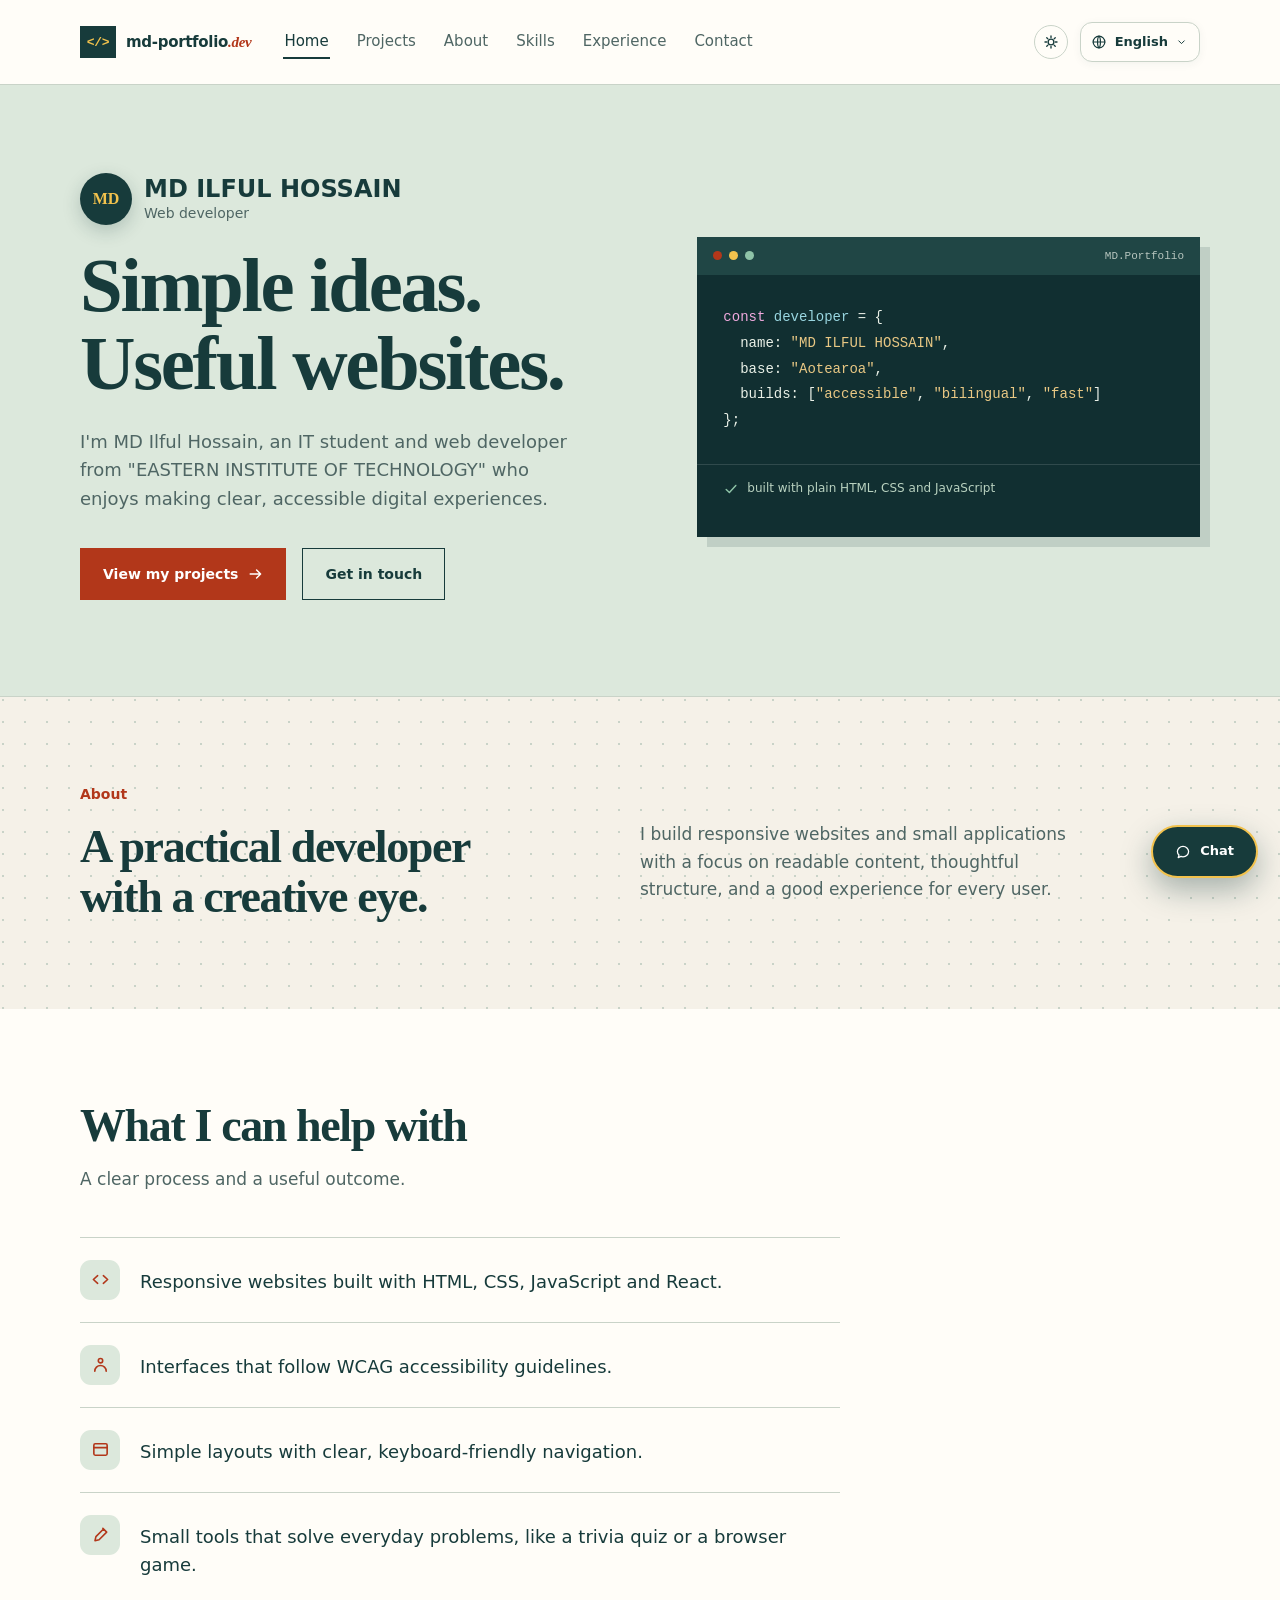
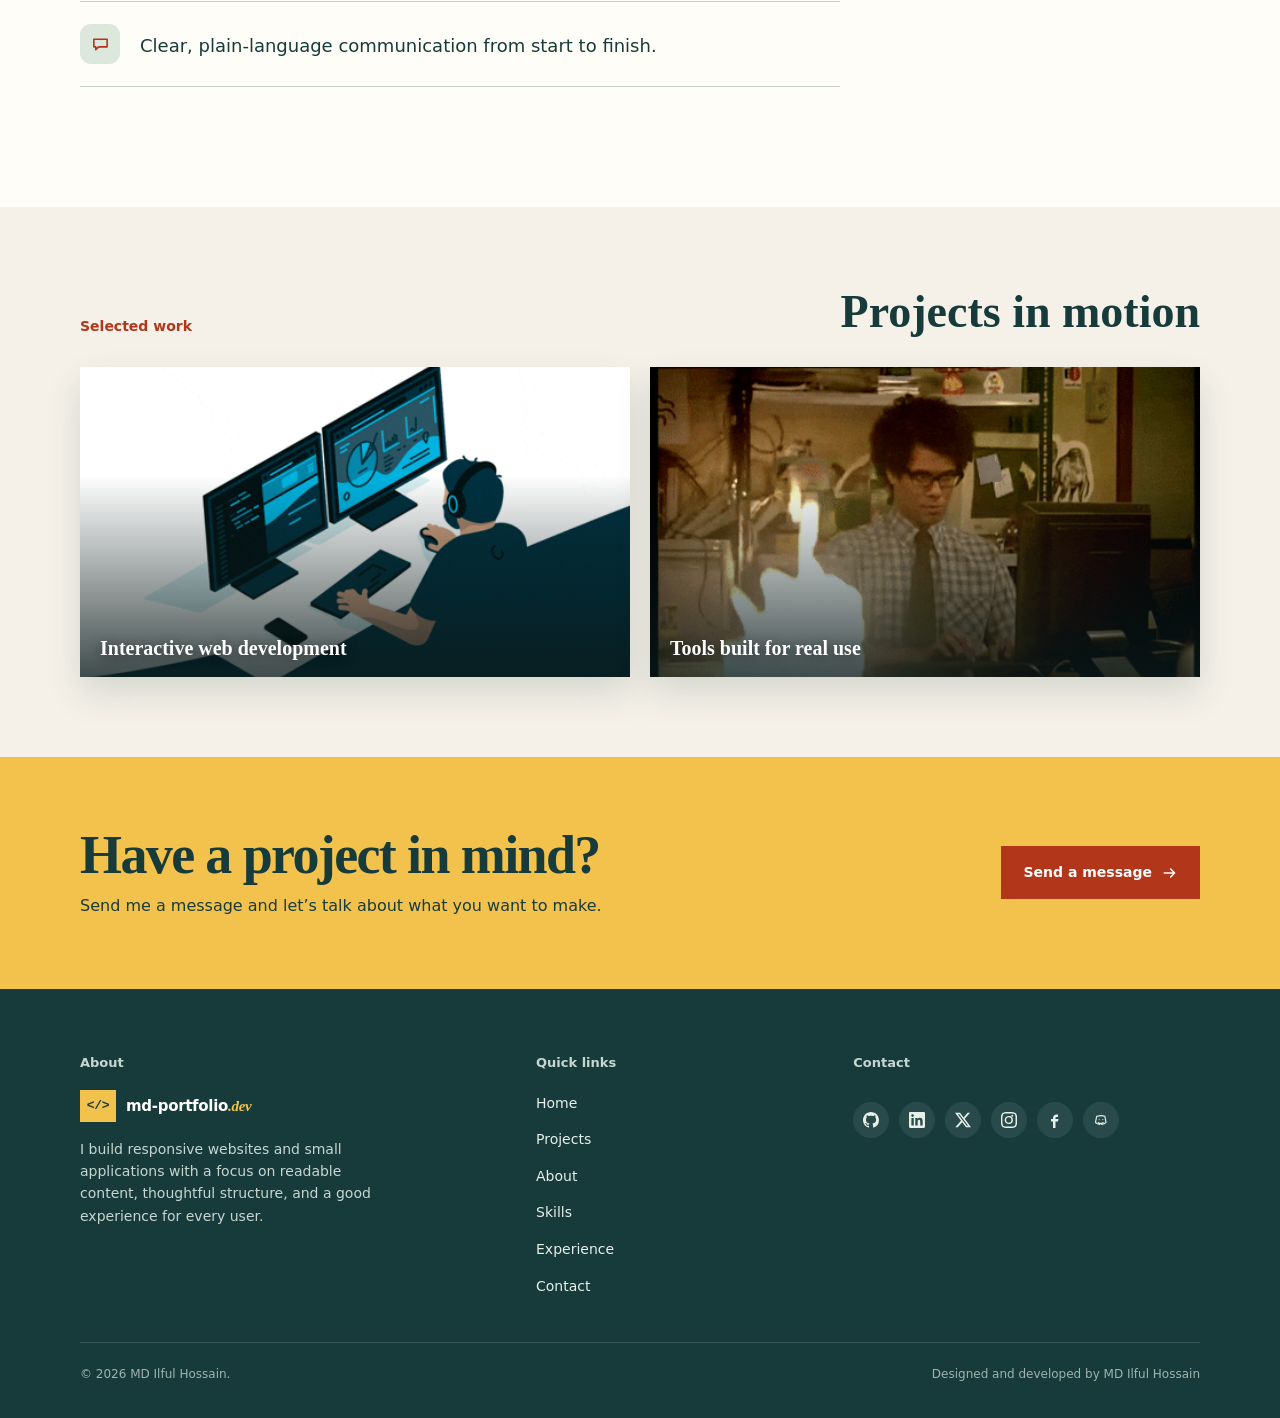
<file: index.html>
<!doctype html>
<html lang="en-NZ">
<head>
  <meta charset="UTF-8">
  <meta name="viewport" content="width=device-width, initial-scale=1.0">
  <meta name="description" content="MD.Portfolio — the accessible portfolio of MD Ilful Hossain, a student web developer in EIT.">
  <meta name="theme-color" content="#173b3b">
  <title>MD.Portfolio | MD ILFUL HOSSAIN</title>
  <link rel="icon" type="image/svg+xml" href="images/favicon.svg">
  <link rel="stylesheet" href="assets/styles.css">
</head>
<body>
  <a class="skip-link" href="#main" data-i18n="skipLink">Skip to main content</a>

  <header class="site-header">
    <div class="container header-inner">
      <a class="wordmark" href="index.html">
        <span class="wordmark-symbol" aria-hidden="true">&lt;/&gt;</span>
        <span>md-portfolio<span class="wordmark-dot">.dev</span></span>
      </a>

      <nav class="site-nav" aria-label="Primary">
        <a href="index.html" aria-current="page">Home</a>
        <a href="projects.html">Projects</a>
        <a href="about.html">About</a>
        <a href="skills.html">Skills</a>
        <a href="experience.html">Experience</a>
        <a href="contact.html">Contact</a>
      </nav>

      <div class="header-actions">
        <button class="theme-toggle" type="button" data-theme-toggle aria-label="Toggle dark mode">
          <svg class="icon icon-sun" viewBox="0 0 20 20" fill="none" stroke="currentColor" stroke-width="1.7" stroke-linecap="round" aria-hidden="true"><circle cx="10" cy="10" r="3.6"/><path d="M10 2.5v2M10 15.5v2M17.5 10h-2M4.5 10h-2M15.3 4.7l-1.4 1.4M6.1 13.9l-1.4 1.4M15.3 15.3l-1.4-1.4M6.1 6.1L4.7 4.7"/></svg>
          <svg class="icon icon-moon" viewBox="0 0 20 20" fill="none" stroke="currentColor" stroke-width="1.7" stroke-linecap="round" stroke-linejoin="round" aria-hidden="true"><path d="M16.5 12.3A6.8 6.8 0 017.7 3.5 6.9 6.9 0 1016.5 12.3z"/></svg>
        </button>

        <div class="language-picker">
          <button class="language-button" type="button" aria-haspopup="listbox" aria-expanded="false">
            <svg class="icon" viewBox="0 0 20 20" fill="none" stroke="currentColor" stroke-width="1.5" aria-hidden="true"><circle cx="10" cy="10" r="7.3"/><path d="M2.7 10h14.6M10 2.7c2.4 2 2.4 12.6 0 14.6M10 2.7c-2.4 2-2.4 12.6 0 14.6" stroke-linecap="round"/></svg>
            <span data-lang-label>English</span>
            <svg class="icon" viewBox="0 0 20 20" fill="none" stroke="currentColor" stroke-width="1.8" stroke-linecap="round" stroke-linejoin="round" aria-hidden="true" style="width:11px;height:11px"><path d="M5 7l5 5 5-5"/></svg>
          </button>

          <div class="language-menu" role="listbox" aria-label="Language" hidden>
            <button type="button" role="option" data-lang-option="en" aria-selected="true">English</button>
            <button type="button" role="option" data-lang-option="zh-CN" aria-selected="false">简体中文</button>
            <button type="button" role="option" data-lang-option="es" aria-selected="false">Español</button>
            <button type="button" role="option" data-lang-option="fr" aria-selected="false">Français</button>
            <button type="button" role="option" data-lang-option="ja" aria-selected="false">日本語</button>
            <button type="button" role="option" data-lang-option="mi" aria-selected="false">Te reo Māori</button>
            <button type="button" role="option" data-lang-option="hi" aria-selected="false">हिन्दी</button>
            <button type="button" role="option" data-lang-option="bn" aria-selected="false">বাংলা</button>
          </div>
        </div>
      </div>
    </div>
  </header>

  <main id="main">
    <section class="hero">
      <div class="container hero-grid">
        <div>
          <div class="hero-avatar" aria-hidden="true">
            <div class="hero-avatar-badge">MD</div>
            <div class="hero-avatar-text"><strong>MD ILFUL HOSSAIN</strong><span>Web developer</span></div>
          </div>
          <h1 data-i18n="title">Simple ideas. Useful websites.</h1>
          <p class="hero-intro" data-i18n="intro">I'm MD Ilful Hossain, an IT student and web developer from "EASTERN INSTITUTE OF TECHNOLOGY" who enjoys making clear, accessible digital experiences.</p>
          <div class="hero-actions">
            <a class="button primary" href="projects.html">
              <span data-i18n="viewProjects">View my projects</span>
              <svg class="icon" viewBox="0 0 20 20" fill="none" stroke="currentColor" stroke-width="1.8" stroke-linecap="round" stroke-linejoin="round" aria-hidden="true"><path d="M4 10h12M12 5l5 5-5 5"/></svg>
            </a>
            <a class="button outline" href="mailto:ilful360@gmail.com" data-i18n="enquire">Get in touch</a>
          </div>
        </div>

        <div class="hero-code" aria-hidden="true">
          <div class="code-bar"><span></span><span></span><span></span><b>MD.Portfolio</b></div>
          <pre><code><span class="code-key">const</span> <span class="code-val">developer</span> = {
  name: <span class="code-str">"MD ILFUL HOSSAIN"</span>,
  base: <span class="code-str">"Aotearoa"</span>,
  builds: [<span class="code-str">"accessible"</span>, <span class="code-str">"bilingual"</span>, <span class="code-str">"fast"</span>]
};</code></pre>
          <div class="code-status">
            <svg class="icon" viewBox="0 0 20 20" fill="none" stroke="currentColor" stroke-width="1.8" stroke-linecap="round" stroke-linejoin="round" aria-hidden="true"><path d="M4 10.5l4 4 8-9"/></svg>
            <span data-i18n="codeStatus">built with plain HTML, CSS and JavaScript</span>
          </div>
        </div>
      </div>
    </section>

    <section class="about-band" id="about">
      <div class="container about-grid">
        <div>
          <p class="eyebrow" data-i18n="aboutLabel">About</p>
          <h2 data-i18n="aboutTitle">A practical developer with a creative eye.</h2>
        </div>
        <div class="about-copy">
          <p data-i18n="aboutText">I build responsive websites and small applications with a focus on readable content, thoughtful structure, and a good experience for every user.</p>
        </div>
      </div>
    </section>

    <section class="capabilities">
      <div class="container">
        <div class="capabilities-head">
          <h2 data-i18n="capabilities">What I can help with</h2>
          <p data-i18n="capabilityIntro">A clear process and a useful outcome.</p>
        </div>
        <ul class="point-list">
          <li>
            <div class="point-icon" aria-hidden="true"><svg class="icon" viewBox="0 0 20 20" fill="none" stroke="currentColor" stroke-width="1.7" stroke-linecap="round" stroke-linejoin="round"><path d="M7 6L2.5 10 7 14M13 6l4.5 4-4.5 4"/></svg></div>
            <p data-i18n="point1">Responsive websites built with HTML, CSS, JavaScript and React.</p>
          </li>
          <li>
            <div class="point-icon" aria-hidden="true"><svg class="icon" viewBox="0 0 20 20" fill="none" stroke="currentColor" stroke-width="1.7" stroke-linecap="round" stroke-linejoin="round"><circle cx="10" cy="6" r="2.3"/><path d="M4 17c0-3.3 2.7-6 6-6s6 2.7 6 6"/></svg></div>
            <p data-i18n="point2">Interfaces that follow WCAG accessibility guidelines.</p>
          </li>
          <li>
            <div class="point-icon" aria-hidden="true"><svg class="icon" viewBox="0 0 20 20" fill="none" stroke="currentColor" stroke-width="1.7" stroke-linecap="round" stroke-linejoin="round"><rect x="3" y="4" width="14" height="12" rx="1.4"/><path d="M3 8h14"/></svg></div>
            <p data-i18n="point3">Simple layouts with clear, keyboard-friendly navigation.</p>
          </li>
          <li>
            <div class="point-icon" aria-hidden="true"><svg class="icon" viewBox="0 0 20 20" fill="none" stroke="currentColor" stroke-width="1.7" stroke-linecap="round" stroke-linejoin="round"><path d="M12.5 3.5l4 4-8 8-4.3 1 1-4.3 8-8z"/></svg></div>
            <p data-i18n="point4">Small tools that solve everyday problems, like a trivia quiz or a browser game.</p>
          </li>
          <li>
            <div class="point-icon" aria-hidden="true"><svg class="icon" viewBox="0 0 20 20" fill="none" stroke="currentColor" stroke-width="1.7" stroke-linecap="round" stroke-linejoin="round"><path d="M3 5.5h14v8H8l-3 3v-3H3z"/></svg></div>
            <p data-i18n="point5">Clear, plain-language communication from start to finish.</p>
          </li>
        </ul>
      </div>
    </section>

    <section class="motion-strip" aria-labelledby="motion-strip-title">
      <div class="container">
        <div class="motion-strip-head">
          <p class="eyebrow">Selected work</p>
          <h2 id="motion-strip-title">Projects in motion</h2>
        </div>
        <div class="motion-grid">
          <figure class="motion-card">
            <img src="images/developer-work.gif" alt="Animated illustration of a developer working at a computer" loading="lazy">
            <figcaption>Interactive web development</figcaption>
          </figure>
          <figure class="motion-card">
            <img src="images/coding-screen.gif" alt="Animated illustration of a computer programming screen" loading="lazy">
            <figcaption>Tools built for real use</figcaption>
          </figure>
        </div>
      </div>
    </section>

    <section class="contact-band" id="contact">
      <div class="container contact-inner">
        <div>
          <h2 data-i18n="talk">Have a project in mind?</h2>
          <p data-i18n="talkText">Send me a message and let's talk about what you want to make.</p>
        </div>
        <a class="button primary" href="mailto:ilful360@gmail.com">
          <span data-i18n="send">Send a message</span>
          <svg class="icon" viewBox="0 0 20 20" fill="none" stroke="currentColor" stroke-width="1.8" stroke-linecap="round" stroke-linejoin="round" aria-hidden="true"><path d="M4 10h12M12 5l5 5-5 5"/></svg>
        </a>
      </div>
    </section>
  </main>

  <footer class="footer">
    <div class="container footer-grid">
      <div class="footer-col">
        <h3 data-i18n="footerAboutHeading">About</h3>
        <a class="wordmark" href="index.html">
          <span class="wordmark-symbol" aria-hidden="true">&lt;/&gt;</span>
          <span>md-portfolio<span class="wordmark-dot">.dev</span></span>
        </a>
        <p data-i18n="aboutText">I build responsive websites and small applications with a focus on readable content, thoughtful structure, and a good experience for every user.</p>
      </div>
      <div class="footer-col">
        <h3 id="footer-links-heading" data-i18n="footerLinksHeading">Quick links</h3>
        <nav aria-labelledby="footer-links-heading">
          <ul class="footer-links">
            <li><a href="index.html" data-i18n="home">Home</a></li>
            <li><a href="projects.html" data-i18n="projects">Projects</a></li>
            <li><a href="about.html" data-i18n="about">About</a></li>
            <li><a href="skills.html">Skills</a></li>
            <li><a href="experience.html">Experience</a></li>
            <li><a href="contact.html" data-i18n="contact">Contact</a></li>
          </ul>
        </nav>
      </div>
      <div class="footer-col">
        <h3 data-i18n="footerContactHeading">Contact</h3>
        <div class="social-row">
          <a href="https://github.com/ilful360" target="_blank" rel="noreferrer" aria-label="GitHub">
            <svg class="icon" viewBox="0 0 16 16" fill="currentColor" aria-hidden="true"><path d="M8 0C3.58 0 0 3.58 0 8c0 3.54 2.29 6.53 5.47 7.59.4.07.55-.17.55-.38 0-.19-.01-.82-.01-1.49-2.01.37-2.53-.49-2.69-.94-.09-.23-.48-.94-.82-1.13-.28-.15-.68-.52-.01-.53.63-.01 1.08.58 1.23.82.72 1.21 1.87.87 2.33.66.07-.52.28-.87.51-1.07-1.78-.2-3.64-.89-3.64-3.95 0-.87.31-1.59.82-2.15-.08-.2-.36-1.02.08-2.12 0 0 .67-.21 2.2.82.64-.18 1.32-.27 2-.27.68 0 1.36.09 2 .27 1.53-1.04 2.2-.82 2.2-.82.44 1.1.16 1.92.08 2.12.51.56.82 1.27.82 2.15 0 3.07-1.87 3.75-3.65 3.95.29.25.54.73.54 1.48 0 1.07-.01 1.93-.01 2.2 0 .21.15.46.55.38A8.013 8.013 0 0016 8c0-4.42-3.58-8-8-8z"/></svg>
          </a>
          <a href="https://www.linkedin.com/in/ilful360" target="_blank" rel="noreferrer" aria-label="LinkedIn">
            <svg class="icon" viewBox="0 0 16 16" fill="currentColor" aria-hidden="true"><path d="M14.82 0H1.18C.53 0 0 .53 0 1.18v13.64C0 15.47.53 16 1.18 16h13.64c.65 0 1.18-.53 1.18-1.18V1.18C16 .53 15.47 0 14.82 0zM4.75 13.4H2.4V6h2.35v7.4zM3.57 4.98a1.36 1.36 0 110-2.72 1.36 1.36 0 010 2.72zM13.6 13.4h-2.35V9.8c0-.86-.02-1.97-1.2-1.97-1.2 0-1.39.94-1.39 1.9v3.67H6.3V6h2.26v1.01h.03c.31-.6 1.08-1.24 2.22-1.24 2.38 0 2.82 1.57 2.82 3.6v4.03z"/></svg>
          </a>
          <a href="https://x.com/mdilful360" target="_blank" rel="noreferrer" aria-label="X (Twitter)">
            <svg class="icon" viewBox="0 0 16 16" fill="currentColor" aria-hidden="true"><path d="M12.6.75h2.45l-5.35 6.12L16 15.25h-4.94l-3.87-5.06-4.43 5.06H.3l5.72-6.55L0 .75h5.06l3.5 4.63L12.6.75zm-.86 13.03h1.36L4.32 2.15H2.86l8.88 11.63z"/></svg>
          </a>
          <a href="https://www.instagram.com/md.from.nz" target="_blank" rel="noreferrer" aria-label="Instagram">
            <svg class="icon" viewBox="0 0 16 16" fill="currentColor" aria-hidden="true"><path d="M8 1.44c2.14 0 2.39.01 3.24.05.78.03 1.2.16 1.48.27.37.14.64.32.92.6.28.28.45.55.6.92.11.28.24.7.27 1.48.04.85.05 1.1.05 3.24s-.01 2.39-.05 3.24c-.03.78-.16 1.2-.27 1.48-.15.37-.32.64-.6.92-.28.28-.55.45-.92.6-.28.11-.7.24-1.48.27-.85.04-1.1.05-3.24.05s-2.39-.01-3.24-.05c-.78-.03-1.2-.16-1.48-.27-.37-.15-.64-.32-.92-.6-.28-.28-.45-.55-.6-.92-.11-.28-.24-.7-.27-1.48C1.45 10.39 1.44 10.14 1.44 8s.01-2.39.05-3.24c.03-.78.16-1.2.27-1.48.15-.37.32-.64.6-.92.28-.28.55-.45.92-.6.28-.11.7-.24 1.48-.27.85-.04 1.1-.05 3.24-.05zM8 0C5.83 0 5.56.01 4.7.05c-.85.04-1.44.18-1.95.38-.53.2-.98.48-1.43.93-.45.45-.72.9-.93 1.43-.2.51-.34 1.1-.38 1.95C.01 5.56 0 5.83 0 8s.01 2.44.05 3.3c.04.85.18 1.44.38 1.95.2.53.48.98.93 1.43.45.45.9.72 1.43.93.51.2 1.1.34 1.95.38.86.04 1.13.05 3.3.05s2.44-.01 3.3-.05c.85-.04 1.44-.18 1.95-.38.53-.2.98-.48 1.43-.93.45-.45.72-.9.93-1.43.2-.51.34-1.1.38-1.95.04-.86.05-1.13.05-3.3s-.01-2.44-.05-3.3c-.04-.85-.18-1.44-.38-1.95-.2-.53-.48-.98-.93-1.43-.45-.45-.9-.72-1.43-.93-.51-.2-1.1-.34-1.95-.38C10.44.01 10.17 0 8 0zm0 3.89A4.11 4.11 0 108 12.1 4.11 4.11 0 008 3.89zm0 6.77a2.67 2.67 0 110-5.33 2.67 2.67 0 010 5.33zm4.27-6.93a.96.96 0 11-1.92 0 .96.96 0 011.92 0z"/></svg>
          </a>
          <a href="https://www.facebook.com/mdonthego" target="_blank" rel="noreferrer" aria-label="Facebook">
            <svg class="icon" viewBox="0 0 16 16" fill="currentColor" aria-hidden="true"><path d="M9.5 5H11V2.5H9.5C7.57 2.5 6 4.07 6 6v1H4v2.5h2V16h2.5V9.5H11l.5-2.5H8.5V6c0-.55.45-1 1-1z"/></svg>
          </a>
          <a href="https://discord.com/users/1067680121873510441" target="_blank" rel="noreferrer" aria-label="Discord">
            <svg class="icon" viewBox="0 0 20 20" fill="none" stroke="currentColor" stroke-width="1.4" aria-hidden="true"><path d="M5.2 5.4c3.1-1.2 6.5-1.2 9.6 0l1.5 7.7c-2 1.5-3.5 2.1-5.2 2.5l-.8-1.1c.9-.3 1.7-.7 2.5-1.2-2 .9-4.2.9-6.2 0 .8.5 1.6.9 2.5 1.2l-.8 1.1c-1.7-.4-3.2-1-5.2-2.5l1.5-7.7z" stroke-linejoin="round"/><circle cx="7.7" cy="9.5" r=".7" fill="currentColor" stroke="none"/><circle cx="12.3" cy="9.5" r=".7" fill="currentColor" stroke="none"/></svg>
          </a>
        </div>
      </div>
    </div>
    <div class="container footer-bottom">
      <p data-i18n="footerCopyright">© 2026 MD Ilful Hossain.</p>
      <p data-i18n="footerTagline">Designed and developed by MD Ilful Hossain</p>
    </div>
  </footer>

  <div class="chatbot">
    <button class="chat-toggle" type="button" aria-expanded="false" aria-controls="chat-panel">
      <svg class="icon" viewBox="0 0 20 20" fill="none" stroke="currentColor" stroke-width="1.6" aria-hidden="true"><path d="M3 9.5c0-3.6 3.1-6.5 7-6.5s7 2.9 7 6.5-3.1 6.5-7 6.5c-.9 0-1.8-.15-2.6-.45L4 17l1-3.2C3.7 12.7 3 11.2 3 9.5z" stroke-linejoin="round"/></svg>
      <span data-i18n="chatOpen">Chat</span>
    </button>
    <section class="chat-panel" id="chat-panel" aria-label="Ask about my portfolio" hidden>
      <div class="chat-heading">
        <div class="bot-icon" aria-hidden="true">
          <svg class="icon" viewBox="0 0 20 20" fill="none" stroke="currentColor" stroke-width="1.6" style="width:16px;height:16px"><rect x="4" y="7" width="12" height="9" rx="1.5"/><path d="M10 7V4M7.5 4h5" stroke-linecap="round"/><circle cx="7.5" cy="11.5" r="1"/><circle cx="12.5" cy="11.5" r="1"/></svg>
        </div>
        <div>
          <strong data-i18n="chatTitle">Ask me anything</strong>
          <span data-i18n="chatAvailable">About my portfolio</span>
        </div>
        <button class="chat-close" type="button" data-chat-close aria-label="Close chatbot">
          <svg class="icon" viewBox="0 0 20 20" fill="none" stroke="currentColor" stroke-width="1.8" stroke-linecap="round" aria-hidden="true"><path d="M5 5l10 10M15 5L5 15"/></svg>
        </button>
      </div>
      <div class="chat-messages" aria-live="polite"></div>
      <p class="chat-hint" data-i18n="chatHint">Try: What projects have you built?</p>
      <form class="chat-form">
        <label class="sr-only" for="chat-input" data-i18n="chatPlaceholder">Type a question…</label>
        <input id="chat-input" type="text" autocomplete="off" data-i18n-placeholder="chatPlaceholder" placeholder="Type a question…">
        <button type="submit" aria-label="Send">
          <svg class="icon" viewBox="0 0 20 20" fill="currentColor" aria-hidden="true"><path d="M2.5 9.8L17 3l-4.8 14-3.4-5.6-6.3-1.6z"/></svg>
        </button>
      </form>
    </section>
  </div>

  <script src="assets/main.js"></script>
</body>
</html>
</file>
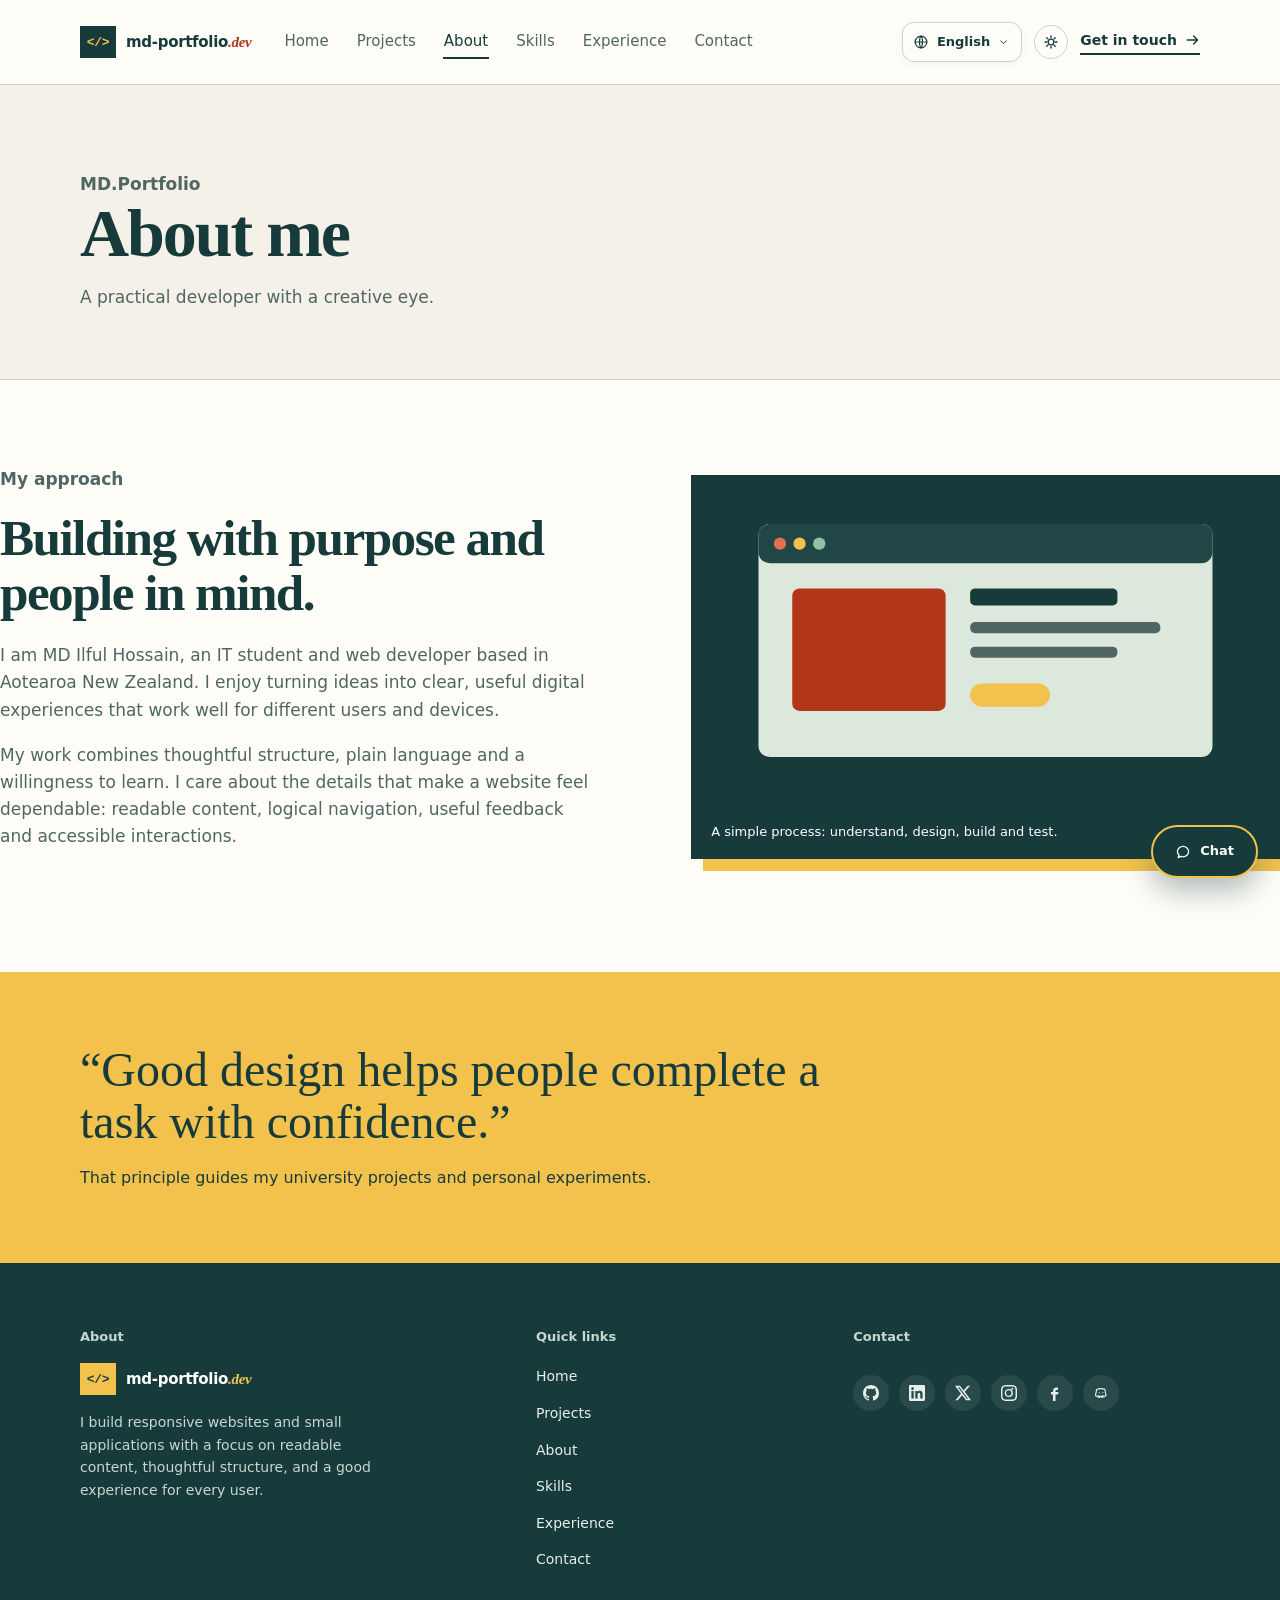
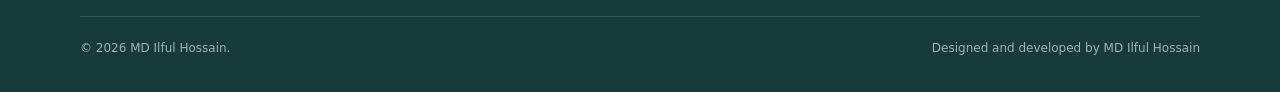
<file: about.html>
<!doctype html><html lang="en-NZ"><head><meta charset="UTF-8"><meta name="viewport" content="width=device-width, initial-scale=1.0"><meta name="description" content="About me — MD Ilful Hossain portfolio."><meta name="theme-color" content="#173b3b"><title>About me | MD.Portfolio | MD Ilful Hossain</title><link rel="icon" type="image/svg+xml" href="images/favicon.svg"><link rel="stylesheet" href="assets/styles.css"></head><body><a class="skip-link" href="#main">Skip to main content</a><header class="site-header">
    <div class="container header-inner">
      <a class="wordmark" href="index.html">
        <span class="wordmark-symbol" aria-hidden="true">&lt;/&gt;</span>
        <span>md-portfolio<span class="wordmark-dot">.dev</span></span>
      </a>

      <nav class="site-nav" aria-label="Primary">
        <a href="index.html">Home</a><a href="projects.html">Projects</a><a href="about.html" aria-current="page">About</a><a href="skills.html">Skills</a><a href="experience.html">Experience</a><a href="contact.html">Contact</a>
      </nav>

      <div class="header-actions">
        <div class="language-picker">
          <button class="language-button" type="button" aria-haspopup="listbox" aria-expanded="false">
            <svg class="icon" viewBox="0 0 20 20" fill="none" stroke="currentColor" stroke-width="1.5" aria-hidden="true"><circle cx="10" cy="10" r="7.3"/><path d="M2.7 10h14.6M10 2.7c2.4 2 2.4 12.6 0 14.6M10 2.7c-2.4 2-2.4 12.6 0 14.6" stroke-linecap="round"/></svg>
            <span data-lang-label>English</span>
            <svg class="icon" viewBox="0 0 20 20" fill="none" stroke="currentColor" stroke-width="1.8" stroke-linecap="round" stroke-linejoin="round" aria-hidden="true" style="width:11px;height:11px"><path d="M5 7l5 5 5-5"/></svg>
          </button>
          <div class="language-menu" role="listbox" aria-label="Language" hidden>
            <button type="button" role="option" data-lang-option="en" aria-selected="true">English</button>
            <button type="button" role="option" data-lang-option="zh-CN" aria-selected="false">简体中文</button>
            <button type="button" role="option" data-lang-option="es" aria-selected="false">Español</button>
            <button type="button" role="option" data-lang-option="fr" aria-selected="false">Français</button>
            <button type="button" role="option" data-lang-option="ja" aria-selected="false">日本語</button>
            <button type="button" role="option" data-lang-option="mi" aria-selected="false">Te reo Māori</button>
            <button type="button" role="option" data-lang-option="hi" aria-selected="false">हिन्दी</button>
            <button type="button" role="option" data-lang-option="bn" aria-selected="false">বাংলা</button>
          </div>
        </div>
        <button class="theme-toggle" type="button" data-theme-toggle aria-label="Toggle dark mode">
          <svg class="icon icon-sun" viewBox="0 0 20 20" fill="none" stroke="currentColor" stroke-width="1.7" stroke-linecap="round" aria-hidden="true"><circle cx="10" cy="10" r="3.6"/><path d="M10 2.5v2M10 15.5v2M17.5 10h-2M4.5 10h-2M15.3 4.7l-1.4 1.4M6.1 13.9l-1.4 1.4M15.3 15.3l-1.4-1.4M6.1 6.1L4.7 4.7"/></svg>
          <svg class="icon icon-moon" viewBox="0 0 20 20" fill="none" stroke="currentColor" stroke-width="1.7" stroke-linecap="round" stroke-linejoin="round" aria-hidden="true"><path d="M16.5 12.3A6.8 6.8 0 017.7 3.5 6.9 6.9 0 1016.5 12.3z"/></svg>
        </button>
        <a class="header-link" href="mailto:ilful360@gmail.com">
          <span data-i18n="enquire">Get in touch</span>
          <svg class="icon" viewBox="0 0 20 20" fill="none" stroke="currentColor" stroke-width="1.8" stroke-linecap="round" stroke-linejoin="round" aria-hidden="true"><path d="M4 10h12M12 5l5 5-5 5"/></svg>
        </a>
      </div>
    </div>
  </header><main id="main"><section class="page-hero"><div class="container"><p class="eyebrow">MD.Portfolio</p><h1>About me</h1><p>A practical developer with a creative eye.</p></div></section><section class="content-section"><div class="content-grid"><div><p class="eyebrow">My approach</p><h2>Building with purpose and people in mind.</h2><p>I am MD Ilful Hossain, an IT student and web developer based in Aotearoa New Zealand. I enjoy turning ideas into clear, useful digital experiences that work well for different users and devices.</p><p>My work combines thoughtful structure, plain language and a willingness to learn. I care about the details that make a website feel dependable: readable content, logical navigation, useful feedback and accessible interactions.</p></div><figure class="feature-visual"><img src="images/motion-code.svg" alt="Illustration of a responsive website interface" loading="lazy"><figcaption>A simple process: understand, design, build and test.</figcaption></figure></div></section><section class="quote-section"><div class="container"><blockquote>“Good design helps people complete a task with confidence.”</blockquote><p>That principle guides my university projects and personal experiments.</p></div></section></main><footer class="footer">
    <div class="container footer-grid">
      <div class="footer-col">
        <h3 data-i18n="footerAboutHeading">About</h3>
        <a class="wordmark" href="index.html">
          <span class="wordmark-symbol" aria-hidden="true">&lt;/&gt;</span>
          <span>md-portfolio<span class="wordmark-dot">.dev</span></span>
        </a>
        <p data-i18n="aboutText">I build responsive websites and small applications with a focus on readable content, thoughtful structure, and a good experience for every user.</p>
      </div>
      <div class="footer-col">
        <h3 id="footer-links-heading" data-i18n="footerLinksHeading">Quick links</h3>
        <nav aria-labelledby="footer-links-heading">
          <ul class="footer-links"><li><a href="index.html">Home</a></li><li><a href="projects.html">Projects</a></li><li><a href="about.html">About</a></li><li><a href="skills.html">Skills</a></li><li><a href="experience.html">Experience</a></li><li><a href="contact.html">Contact</a></li></ul>
        </nav>
      </div>
      <div class="footer-col">
        <h3 data-i18n="footerContactHeading">Contact</h3>
        <div class="social-row">
          <a href="https://github.com/ilful360" target="_blank" rel="noreferrer" aria-label="GitHub">
            <svg class="icon" viewBox="0 0 16 16" fill="currentColor" aria-hidden="true"><path d="M8 0C3.58 0 0 3.58 0 8c0 3.54 2.29 6.53 5.47 7.59.4.07.55-.17.55-.38 0-.19-.01-.82-.01-1.49-2.01.37-2.53-.49-2.69-.94-.09-.23-.48-.94-.82-1.13-.28-.15-.68-.52-.01-.53.63-.01 1.08.58 1.23.82.72 1.21 1.87.87 2.33.66.07-.52.28-.87.51-1.07-1.78-.2-3.64-.89-3.64-3.95 0-.87.31-1.59.82-2.15-.08-.2-.36-1.02.08-2.12 0 0 .67-.21 2.2.82.64-.18 1.32-.27 2-.27.68 0 1.36.09 2 .27 1.53-1.04 2.2-.82 2.2-.82.44 1.1.16 1.92.08 2.12.51.56.82 1.27.82 2.15 0 3.07-1.87 3.75-3.65 3.95.29.25.54.73.54 1.48 0 1.07-.01 1.93-.01 2.2 0 .21.15.46.55.38A8.013 8.013 0 0016 8c0-4.42-3.58-8-8-8z"/></svg>
          </a>
          <a href="https://www.linkedin.com/in/ilful360" target="_blank" rel="noreferrer" aria-label="LinkedIn">
            <svg class="icon" viewBox="0 0 16 16" fill="currentColor" aria-hidden="true"><path d="M14.82 0H1.18C.53 0 0 .53 0 1.18v13.64C0 15.47.53 16 1.18 16h13.64c.65 0 1.18-.53 1.18-1.18V1.18C16 .53 15.47 0 14.82 0zM4.75 13.4H2.4V6h2.35v7.4zM3.57 4.98a1.36 1.36 0 110-2.72 1.36 1.36 0 010 2.72zM13.6 13.4h-2.35V9.8c0-.86-.02-1.97-1.2-1.97-1.2 0-1.39.94-1.39 1.9v3.67H6.3V6h2.26v1.01h.03c.31-.6 1.08-1.24 2.22-1.24 2.38 0 2.82 1.57 2.82 3.6v4.03z"/></svg>
          </a>
          <a href="https://x.com/mdilful360" target="_blank" rel="noreferrer" aria-label="X (Twitter)">
            <svg class="icon" viewBox="0 0 16 16" fill="currentColor" aria-hidden="true"><path d="M12.6.75h2.45l-5.35 6.12L16 15.25h-4.94l-3.87-5.06-4.43 5.06H.3l5.72-6.55L0 .75h5.06l3.5 4.63L12.6.75zm-.86 13.03h1.36L4.32 2.15H2.86l8.88 11.63z"/></svg>
          </a>
          <a href="https://www.instagram.com/md.from.nz" target="_blank" rel="noreferrer" aria-label="Instagram">
            <svg class="icon" viewBox="0 0 16 16" fill="currentColor" aria-hidden="true"><path d="M8 1.44c2.14 0 2.39.01 3.24.05.78.03 1.2.16 1.48.27.37.14.64.32.92.6.28.28.45.55.6.92.11.28.24.7.27 1.48.04.85.05 1.1.05 3.24s-.01 2.39-.05 3.24c-.03.78-.16 1.2-.27 1.48-.15.37-.32.64-.6.92-.28.28-.55.45-.92.6-.28.11-.7.24-1.48.27-.85.04-1.1.05-3.24.05s-2.39-.01-3.24-.05c-.78-.03-1.2-.16-1.48-.27-.37-.15-.64-.32-.92-.6-.28-.28-.45-.55-.6-.92-.11-.28-.24-.7-.27-1.48C1.45 10.39 1.44 10.14 1.44 8s.01-2.39.05-3.24c.03-.78.16-1.2.27-1.48.15-.37.32-.64.6-.92.28-.28.55-.45.92-.6.28-.11.7-.24 1.48-.27.85-.04 1.1-.05 3.24-.05zM8 0C5.83 0 5.56.01 4.7.05c-.85.04-1.44.18-1.95.38-.53.2-.98.48-1.43.93-.45.45-.72.9-.93 1.43-.2.51-.34 1.1-.38 1.95C.01 5.56 0 5.83 0 8s.01 2.44.05 3.3c.04.85.18 1.44.38 1.95.2.53.48.98.93 1.43.45.45.9.72 1.43.93.51.2 1.1.34 1.95.38.86.04 1.13.05 3.3.05s2.44-.01 3.3-.05c.85-.04 1.44-.18 1.95-.38.53-.2.98-.48 1.43-.93.45-.45.72-.9.93-1.43.2-.51.34-1.1.38-1.95.04-.86.05-1.13.05-3.3s-.01-2.44-.05-3.3c-.04-.85-.18-1.44-.38-1.95-.2-.53-.48-.98-.93-1.43-.45-.45-.9-.72-1.43-.93-.51-.2-1.1-.34-1.95-.38C10.44.01 10.17 0 8 0zm0 3.89A4.11 4.11 0 108 12.1 4.11 4.11 0 008 3.89zm0 6.77a2.67 2.67 0 110-5.33 2.67 2.67 0 010 5.33zm4.27-6.93a.96.96 0 11-1.92 0 .96.96 0 011.92 0z"/></svg>
          </a>
          <a href="https://www.facebook.com/mdonthego" target="_blank" rel="noreferrer" aria-label="Facebook">
            <svg class="icon" viewBox="0 0 16 16" fill="currentColor" aria-hidden="true"><path d="M9.5 5H11V2.5H9.5C7.57 2.5 6 4.07 6 6v1H4v2.5h2V16h2.5V9.5H11l.5-2.5H8.5V6c0-.55.45-1 1-1z"/></svg>
          </a>
          <a href="https://discord.com/users/1067680121873510441" target="_blank" rel="noreferrer" aria-label="Discord">
            <svg class="icon" viewBox="0 0 20 20" fill="none" stroke="currentColor" stroke-width="1.4" aria-hidden="true"><path d="M5.2 5.4c3.1-1.2 6.5-1.2 9.6 0l1.5 7.7c-2 1.5-3.5 2.1-5.2 2.5l-.8-1.1c.9-.3 1.7-.7 2.5-1.2-2 .9-4.2.9-6.2 0 .8.5 1.6.9 2.5 1.2l-.8 1.1c-1.7-.4-3.2-1-5.2-2.5l1.5-7.7z" stroke-linejoin="round"/><circle cx="7.7" cy="9.5" r=".7" fill="currentColor" stroke="none"/><circle cx="12.3" cy="9.5" r=".7" fill="currentColor" stroke="none"/></svg>
          </a>
        </div>
      </div>
    </div>
    <div class="container footer-bottom">
      <p data-i18n="footerCopyright">© 2026 MD Ilful Hossain.</p>
      <p data-i18n="footerTagline">Designed and developed by MD Ilful Hossain</p>
    </div>
  </footer><div class="chatbot">
    <button class="chat-toggle" type="button" aria-expanded="false" aria-controls="chat-panel">
      <svg class="icon" viewBox="0 0 20 20" fill="none" stroke="currentColor" stroke-width="1.6" aria-hidden="true"><path d="M3 9.5c0-3.6 3.1-6.5 7-6.5s7 2.9 7 6.5-3.1 6.5-7 6.5c-.9 0-1.8-.15-2.6-.45L4 17l1-3.2C3.7 12.7 3 11.2 3 9.5z" stroke-linejoin="round"/></svg>
      <span data-i18n="chatOpen">Chat</span>
    </button>
    <section class="chat-panel" id="chat-panel" aria-label="Ask about my portfolio" hidden>
      <div class="chat-heading">
        <div class="bot-icon" aria-hidden="true">
          <svg class="icon" viewBox="0 0 20 20" fill="none" stroke="currentColor" stroke-width="1.6" style="width:16px;height:16px"><rect x="4" y="7" width="12" height="9" rx="1.5"/><path d="M10 7V4M7.5 4h5" stroke-linecap="round"/><circle cx="7.5" cy="11.5" r="1"/><circle cx="12.5" cy="11.5" r="1"/></svg>
        </div>
        <div>
          <strong data-i18n="chatTitle">Ask me anything</strong>
          <span data-i18n="chatAvailable">About my portfolio</span>
        </div>
        <button class="chat-close" type="button" data-chat-close aria-label="Close chatbot">
          <svg class="icon" viewBox="0 0 20 20" fill="none" stroke="currentColor" stroke-width="1.8" stroke-linecap="round" aria-hidden="true"><path d="M5 5l10 10M15 5L5 15"/></svg>
        </button>
      </div>
      <div class="chat-messages" aria-live="polite"></div>
      <p class="chat-hint" data-i18n="chatHint">Try: What projects have you built?</p>
      <form class="chat-form">
        <label class="sr-only" for="chat-input" data-i18n="chatPlaceholder">Type a question…</label>
        <input id="chat-input" type="text" autocomplete="off" data-i18n-placeholder="chatPlaceholder" placeholder="Type a question…">
        <button type="submit" aria-label="Send">
          <svg class="icon" viewBox="0 0 20 20" fill="currentColor" aria-hidden="true"><path d="M2.5 9.8L17 3l-4.8 14-3.4-5.6-6.3-1.6z"/></svg>
        </button>
      </form>
    </section>
  </div><script src="assets/main.js"></script></body></html>
</file>
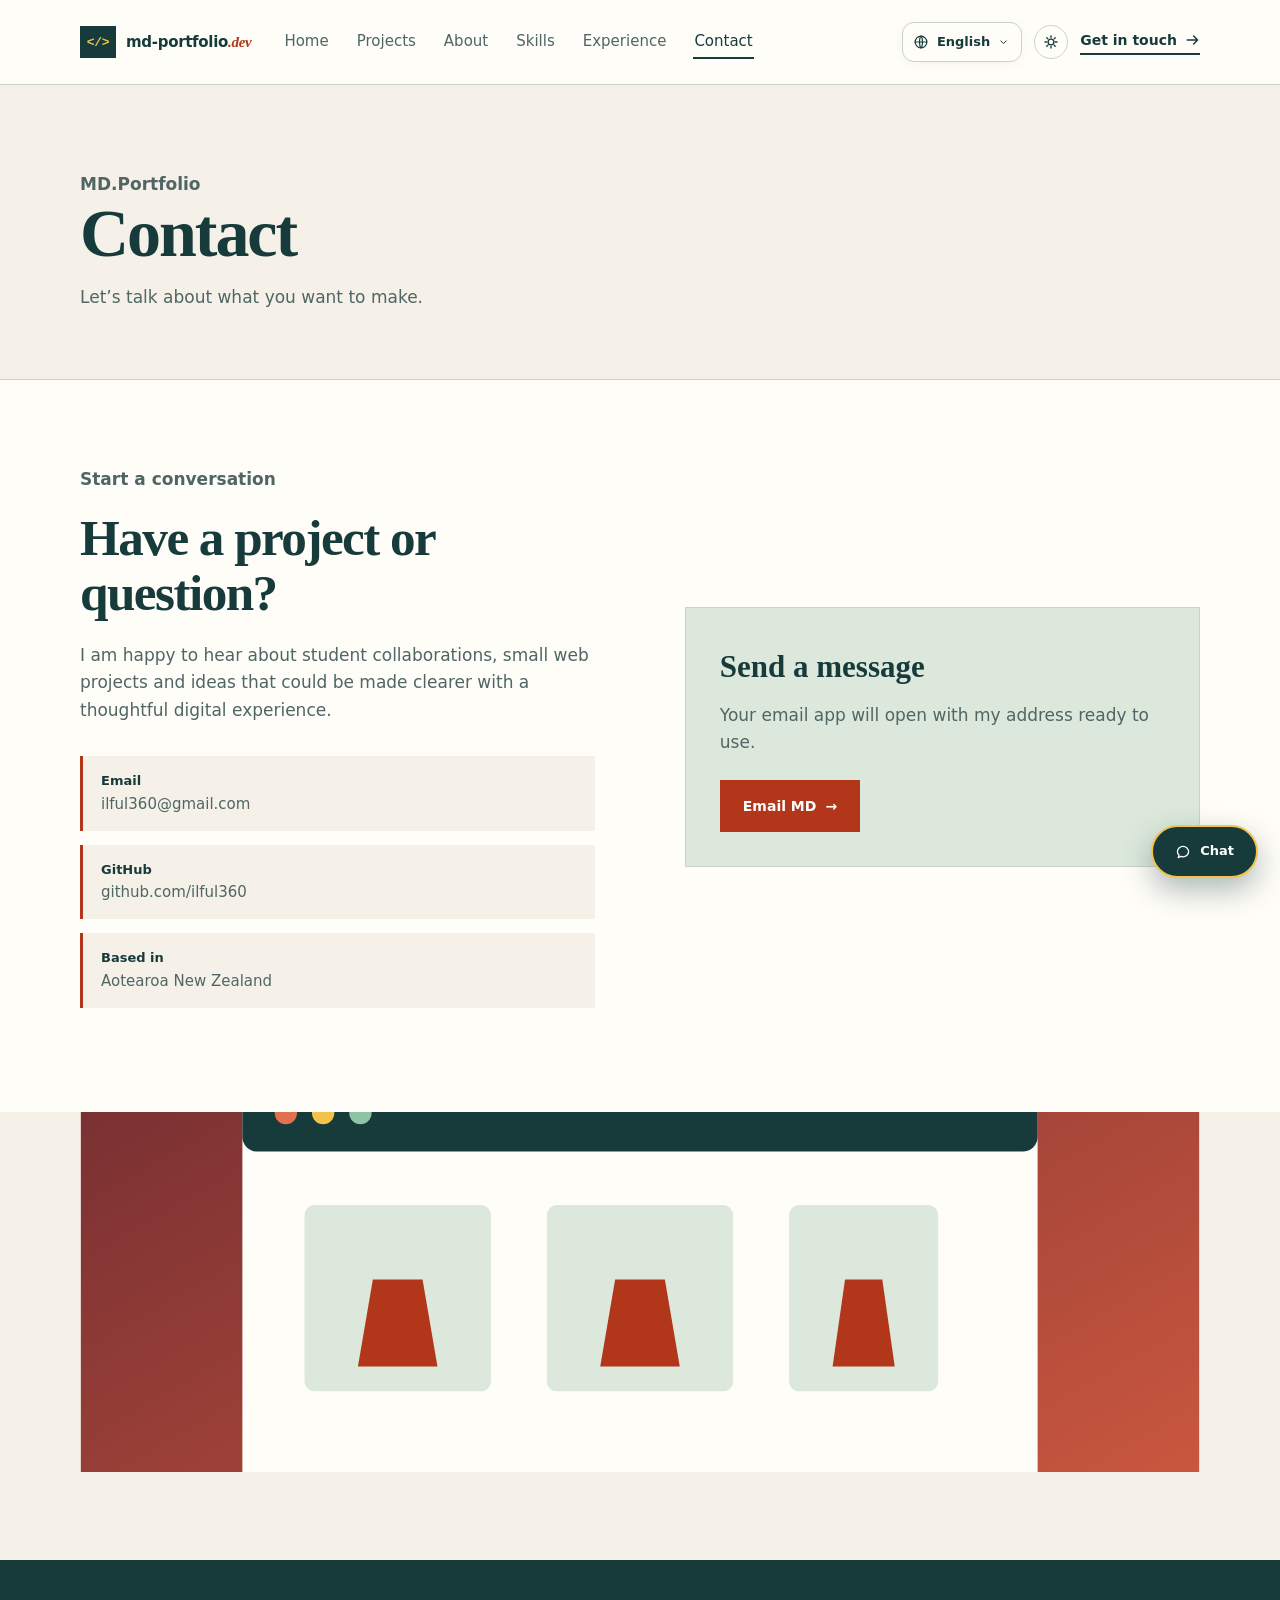
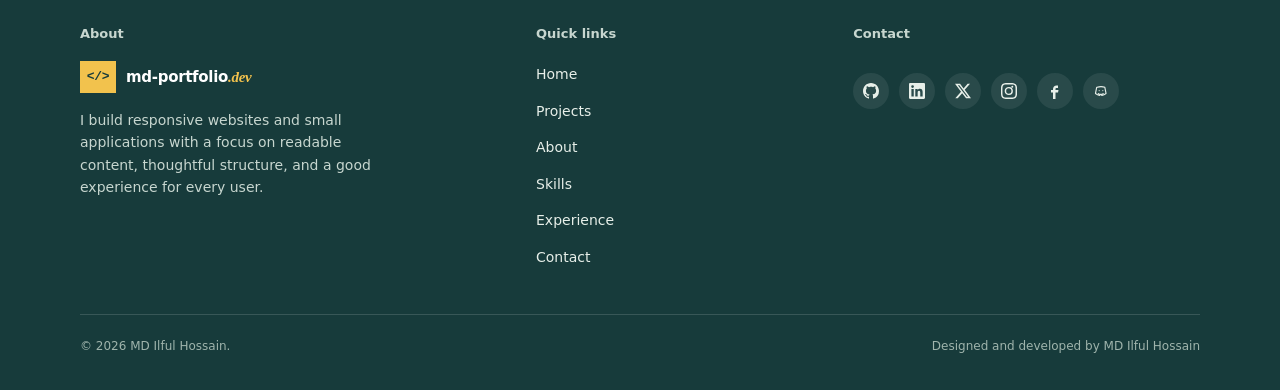
<file: contact.html>
<!doctype html><html lang="en-NZ"><head><meta charset="UTF-8"><meta name="viewport" content="width=device-width, initial-scale=1.0"><meta name="description" content="Contact — MD Ilful Hossain portfolio."><meta name="theme-color" content="#173b3b"><title>Contact | MD.Portfolio | MD Ilful Hossain</title><link rel="icon" type="image/svg+xml" href="images/favicon.svg"><link rel="stylesheet" href="assets/styles.css"></head><body><a class="skip-link" href="#main">Skip to main content</a><header class="site-header">
    <div class="container header-inner">
      <a class="wordmark" href="index.html">
        <span class="wordmark-symbol" aria-hidden="true">&lt;/&gt;</span>
        <span>md-portfolio<span class="wordmark-dot">.dev</span></span>
      </a>

      <nav class="site-nav" aria-label="Primary">
        <a href="index.html">Home</a><a href="projects.html">Projects</a><a href="about.html">About</a><a href="skills.html">Skills</a><a href="experience.html">Experience</a><a href="contact.html" aria-current="page">Contact</a>
      </nav>

      <div class="header-actions">
        <div class="language-picker">
          <button class="language-button" type="button" aria-haspopup="listbox" aria-expanded="false">
            <svg class="icon" viewBox="0 0 20 20" fill="none" stroke="currentColor" stroke-width="1.5" aria-hidden="true"><circle cx="10" cy="10" r="7.3"/><path d="M2.7 10h14.6M10 2.7c2.4 2 2.4 12.6 0 14.6M10 2.7c-2.4 2-2.4 12.6 0 14.6" stroke-linecap="round"/></svg>
            <span data-lang-label>English</span>
            <svg class="icon" viewBox="0 0 20 20" fill="none" stroke="currentColor" stroke-width="1.8" stroke-linecap="round" stroke-linejoin="round" aria-hidden="true" style="width:11px;height:11px"><path d="M5 7l5 5 5-5"/></svg>
          </button>
          <div class="language-menu" role="listbox" aria-label="Language" hidden>
            <button type="button" role="option" data-lang-option="en" aria-selected="true">English</button>
            <button type="button" role="option" data-lang-option="zh-CN" aria-selected="false">简体中文</button>
            <button type="button" role="option" data-lang-option="es" aria-selected="false">Español</button>
            <button type="button" role="option" data-lang-option="fr" aria-selected="false">Français</button>
            <button type="button" role="option" data-lang-option="ja" aria-selected="false">日本語</button>
            <button type="button" role="option" data-lang-option="mi" aria-selected="false">Te reo Māori</button>
            <button type="button" role="option" data-lang-option="hi" aria-selected="false">हिन्दी</button>
            <button type="button" role="option" data-lang-option="bn" aria-selected="false">বাংলা</button>
          </div>
        </div>
        <button class="theme-toggle" type="button" data-theme-toggle aria-label="Toggle dark mode">
          <svg class="icon icon-sun" viewBox="0 0 20 20" fill="none" stroke="currentColor" stroke-width="1.7" stroke-linecap="round" aria-hidden="true"><circle cx="10" cy="10" r="3.6"/><path d="M10 2.5v2M10 15.5v2M17.5 10h-2M4.5 10h-2M15.3 4.7l-1.4 1.4M6.1 13.9l-1.4 1.4M15.3 15.3l-1.4-1.4M6.1 6.1L4.7 4.7"/></svg>
          <svg class="icon icon-moon" viewBox="0 0 20 20" fill="none" stroke="currentColor" stroke-width="1.7" stroke-linecap="round" stroke-linejoin="round" aria-hidden="true"><path d="M16.5 12.3A6.8 6.8 0 017.7 3.5 6.9 6.9 0 1016.5 12.3z"/></svg>
        </button>
        <a class="header-link" href="mailto:ilful360@gmail.com">
          <span data-i18n="enquire">Get in touch</span>
          <svg class="icon" viewBox="0 0 20 20" fill="none" stroke="currentColor" stroke-width="1.8" stroke-linecap="round" stroke-linejoin="round" aria-hidden="true"><path d="M4 10h12M12 5l5 5-5 5"/></svg>
        </a>
      </div>
    </div>
  </header><main id="main"><section class="page-hero"><div class="container"><p class="eyebrow">MD.Portfolio</p><h1>Contact</h1><p>Let’s talk about what you want to make.</p></div></section><section class="content-section"><div class="container contact-layout"><div><p class="eyebrow">Start a conversation</p><h2>Have a project or question?</h2><p>I am happy to hear about student collaborations, small web projects and ideas that could be made clearer with a thoughtful digital experience.</p><div class="contact-details"><a href="mailto:ilful360@gmail.com"><strong>Email</strong><span>ilful360@gmail.com</span></a><a href="https://github.com/ilful360" target="_blank" rel="noreferrer"><strong>GitHub</strong><span>github.com/ilful360</span></a><a href="index.html#about"><strong>Based in</strong><span>Aotearoa New Zealand</span></a></div></div><div class="contact-card"><h3>Send a message</h3><p>Your email app will open with my address ready to use.</p><a class="button primary" href="mailto:ilful360@gmail.com?subject=Portfolio%20enquiry">Email MD <span aria-hidden="true">→</span></a></div></div></section><section class="contact-image"><div class="container"><img src="images/project-shop.svg" alt="Illustration of an online shop interface" loading="lazy"></div></section></main><footer class="footer">
    <div class="container footer-grid">
      <div class="footer-col">
        <h3 data-i18n="footerAboutHeading">About</h3>
        <a class="wordmark" href="index.html">
          <span class="wordmark-symbol" aria-hidden="true">&lt;/&gt;</span>
          <span>md-portfolio<span class="wordmark-dot">.dev</span></span>
        </a>
        <p data-i18n="aboutText">I build responsive websites and small applications with a focus on readable content, thoughtful structure, and a good experience for every user.</p>
      </div>
      <div class="footer-col">
        <h3 id="footer-links-heading" data-i18n="footerLinksHeading">Quick links</h3>
        <nav aria-labelledby="footer-links-heading">
          <ul class="footer-links"><li><a href="index.html">Home</a></li><li><a href="projects.html">Projects</a></li><li><a href="about.html">About</a></li><li><a href="skills.html">Skills</a></li><li><a href="experience.html">Experience</a></li><li><a href="contact.html">Contact</a></li></ul>
        </nav>
      </div>
      <div class="footer-col">
        <h3 data-i18n="footerContactHeading">Contact</h3>
        <div class="social-row">
          <a href="https://github.com/ilful360" target="_blank" rel="noreferrer" aria-label="GitHub">
            <svg class="icon" viewBox="0 0 16 16" fill="currentColor" aria-hidden="true"><path d="M8 0C3.58 0 0 3.58 0 8c0 3.54 2.29 6.53 5.47 7.59.4.07.55-.17.55-.38 0-.19-.01-.82-.01-1.49-2.01.37-2.53-.49-2.69-.94-.09-.23-.48-.94-.82-1.13-.28-.15-.68-.52-.01-.53.63-.01 1.08.58 1.23.82.72 1.21 1.87.87 2.33.66.07-.52.28-.87.51-1.07-1.78-.2-3.64-.89-3.64-3.95 0-.87.31-1.59.82-2.15-.08-.2-.36-1.02.08-2.12 0 0 .67-.21 2.2.82.64-.18 1.32-.27 2-.27.68 0 1.36.09 2 .27 1.53-1.04 2.2-.82 2.2-.82.44 1.1.16 1.92.08 2.12.51.56.82 1.27.82 2.15 0 3.07-1.87 3.75-3.65 3.95.29.25.54.73.54 1.48 0 1.07-.01 1.93-.01 2.2 0 .21.15.46.55.38A8.013 8.013 0 0016 8c0-4.42-3.58-8-8-8z"/></svg>
          </a>
          <a href="https://www.linkedin.com/in/ilful360" target="_blank" rel="noreferrer" aria-label="LinkedIn">
            <svg class="icon" viewBox="0 0 16 16" fill="currentColor" aria-hidden="true"><path d="M14.82 0H1.18C.53 0 0 .53 0 1.18v13.64C0 15.47.53 16 1.18 16h13.64c.65 0 1.18-.53 1.18-1.18V1.18C16 .53 15.47 0 14.82 0zM4.75 13.4H2.4V6h2.35v7.4zM3.57 4.98a1.36 1.36 0 110-2.72 1.36 1.36 0 010 2.72zM13.6 13.4h-2.35V9.8c0-.86-.02-1.97-1.2-1.97-1.2 0-1.39.94-1.39 1.9v3.67H6.3V6h2.26v1.01h.03c.31-.6 1.08-1.24 2.22-1.24 2.38 0 2.82 1.57 2.82 3.6v4.03z"/></svg>
          </a>
          <a href="https://x.com/mdilful360" target="_blank" rel="noreferrer" aria-label="X (Twitter)">
            <svg class="icon" viewBox="0 0 16 16" fill="currentColor" aria-hidden="true"><path d="M12.6.75h2.45l-5.35 6.12L16 15.25h-4.94l-3.87-5.06-4.43 5.06H.3l5.72-6.55L0 .75h5.06l3.5 4.63L12.6.75zm-.86 13.03h1.36L4.32 2.15H2.86l8.88 11.63z"/></svg>
          </a>
          <a href="https://www.instagram.com/md.from.nz" target="_blank" rel="noreferrer" aria-label="Instagram">
            <svg class="icon" viewBox="0 0 16 16" fill="currentColor" aria-hidden="true"><path d="M8 1.44c2.14 0 2.39.01 3.24.05.78.03 1.2.16 1.48.27.37.14.64.32.92.6.28.28.45.55.6.92.11.28.24.7.27 1.48.04.85.05 1.1.05 3.24s-.01 2.39-.05 3.24c-.03.78-.16 1.2-.27 1.48-.15.37-.32.64-.6.92-.28.28-.55.45-.92.6-.28.11-.7.24-1.48.27-.85.04-1.1.05-3.24.05s-2.39-.01-3.24-.05c-.78-.03-1.2-.16-1.48-.27-.37-.15-.64-.32-.92-.6-.28-.28-.45-.55-.6-.92-.11-.28-.24-.7-.27-1.48C1.45 10.39 1.44 10.14 1.44 8s.01-2.39.05-3.24c.03-.78.16-1.2.27-1.48.15-.37.32-.64.6-.92.28-.28.55-.45.92-.6.28-.11.7-.24 1.48-.27.85-.04 1.1-.05 3.24-.05zM8 0C5.83 0 5.56.01 4.7.05c-.85.04-1.44.18-1.95.38-.53.2-.98.48-1.43.93-.45.45-.72.9-.93 1.43-.2.51-.34 1.1-.38 1.95C.01 5.56 0 5.83 0 8s.01 2.44.05 3.3c.04.85.18 1.44.38 1.95.2.53.48.98.93 1.43.45.45.9.72 1.43.93.51.2 1.1.34 1.95.38.86.04 1.13.05 3.3.05s2.44-.01 3.3-.05c.85-.04 1.44-.18 1.95-.38.53-.2.98-.48 1.43-.93.45-.45.72-.9.93-1.43.2-.51.34-1.1.38-1.95.04-.86.05-1.13.05-3.3s-.01-2.44-.05-3.3c-.04-.85-.18-1.44-.38-1.95-.2-.53-.48-.98-.93-1.43-.45-.45-.9-.72-1.43-.93-.51-.2-1.1-.34-1.95-.38C10.44.01 10.17 0 8 0zm0 3.89A4.11 4.11 0 108 12.1 4.11 4.11 0 008 3.89zm0 6.77a2.67 2.67 0 110-5.33 2.67 2.67 0 010 5.33zm4.27-6.93a.96.96 0 11-1.92 0 .96.96 0 011.92 0z"/></svg>
          </a>
          <a href="https://www.facebook.com/mdonthego" target="_blank" rel="noreferrer" aria-label="Facebook">
            <svg class="icon" viewBox="0 0 16 16" fill="currentColor" aria-hidden="true"><path d="M9.5 5H11V2.5H9.5C7.57 2.5 6 4.07 6 6v1H4v2.5h2V16h2.5V9.5H11l.5-2.5H8.5V6c0-.55.45-1 1-1z"/></svg>
          </a>
          <a href="https://discord.com/users/1067680121873510441" target="_blank" rel="noreferrer" aria-label="Discord">
            <svg class="icon" viewBox="0 0 20 20" fill="none" stroke="currentColor" stroke-width="1.4" aria-hidden="true"><path d="M5.2 5.4c3.1-1.2 6.5-1.2 9.6 0l1.5 7.7c-2 1.5-3.5 2.1-5.2 2.5l-.8-1.1c.9-.3 1.7-.7 2.5-1.2-2 .9-4.2.9-6.2 0 .8.5 1.6.9 2.5 1.2l-.8 1.1c-1.7-.4-3.2-1-5.2-2.5l1.5-7.7z" stroke-linejoin="round"/><circle cx="7.7" cy="9.5" r=".7" fill="currentColor" stroke="none"/><circle cx="12.3" cy="9.5" r=".7" fill="currentColor" stroke="none"/></svg>
          </a>
        </div>
      </div>
    </div>
    <div class="container footer-bottom">
      <p data-i18n="footerCopyright">© 2026 MD Ilful Hossain.</p>
      <p data-i18n="footerTagline">Designed and developed by MD Ilful Hossain</p>
    </div>
  </footer><div class="chatbot">
    <button class="chat-toggle" type="button" aria-expanded="false" aria-controls="chat-panel">
      <svg class="icon" viewBox="0 0 20 20" fill="none" stroke="currentColor" stroke-width="1.6" aria-hidden="true"><path d="M3 9.5c0-3.6 3.1-6.5 7-6.5s7 2.9 7 6.5-3.1 6.5-7 6.5c-.9 0-1.8-.15-2.6-.45L4 17l1-3.2C3.7 12.7 3 11.2 3 9.5z" stroke-linejoin="round"/></svg>
      <span data-i18n="chatOpen">Chat</span>
    </button>
    <section class="chat-panel" id="chat-panel" aria-label="Ask about my portfolio" hidden>
      <div class="chat-heading">
        <div class="bot-icon" aria-hidden="true">
          <svg class="icon" viewBox="0 0 20 20" fill="none" stroke="currentColor" stroke-width="1.6" style="width:16px;height:16px"><rect x="4" y="7" width="12" height="9" rx="1.5"/><path d="M10 7V4M7.5 4h5" stroke-linecap="round"/><circle cx="7.5" cy="11.5" r="1"/><circle cx="12.5" cy="11.5" r="1"/></svg>
        </div>
        <div>
          <strong data-i18n="chatTitle">Ask me anything</strong>
          <span data-i18n="chatAvailable">About my portfolio</span>
        </div>
        <button class="chat-close" type="button" data-chat-close aria-label="Close chatbot">
          <svg class="icon" viewBox="0 0 20 20" fill="none" stroke="currentColor" stroke-width="1.8" stroke-linecap="round" aria-hidden="true"><path d="M5 5l10 10M15 5L5 15"/></svg>
        </button>
      </div>
      <div class="chat-messages" aria-live="polite"></div>
      <p class="chat-hint" data-i18n="chatHint">Try: What projects have you built?</p>
      <form class="chat-form">
        <label class="sr-only" for="chat-input" data-i18n="chatPlaceholder">Type a question…</label>
        <input id="chat-input" type="text" autocomplete="off" data-i18n-placeholder="chatPlaceholder" placeholder="Type a question…">
        <button type="submit" aria-label="Send">
          <svg class="icon" viewBox="0 0 20 20" fill="currentColor" aria-hidden="true"><path d="M2.5 9.8L17 3l-4.8 14-3.4-5.6-6.3-1.6z"/></svg>
        </button>
      </form>
    </section>
  </div><script src="assets/main.js"></script></body></html>
</file>
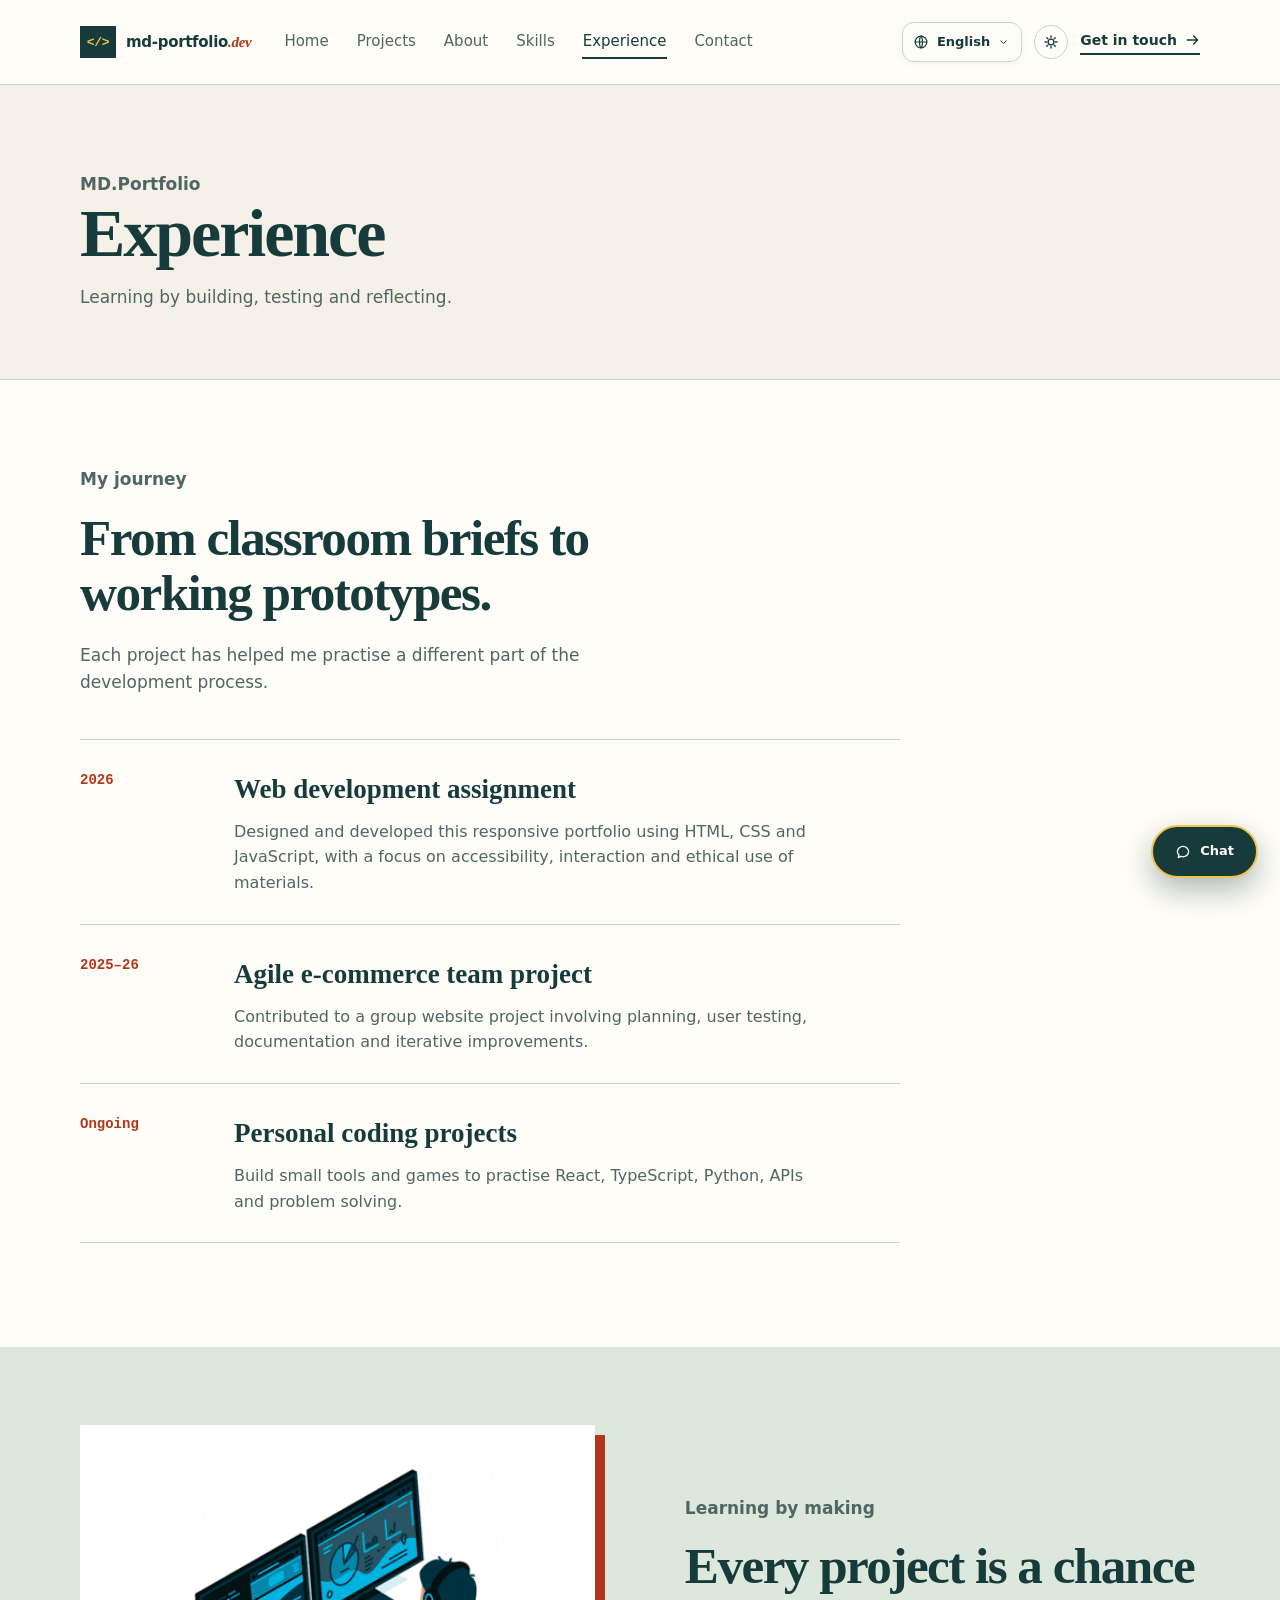
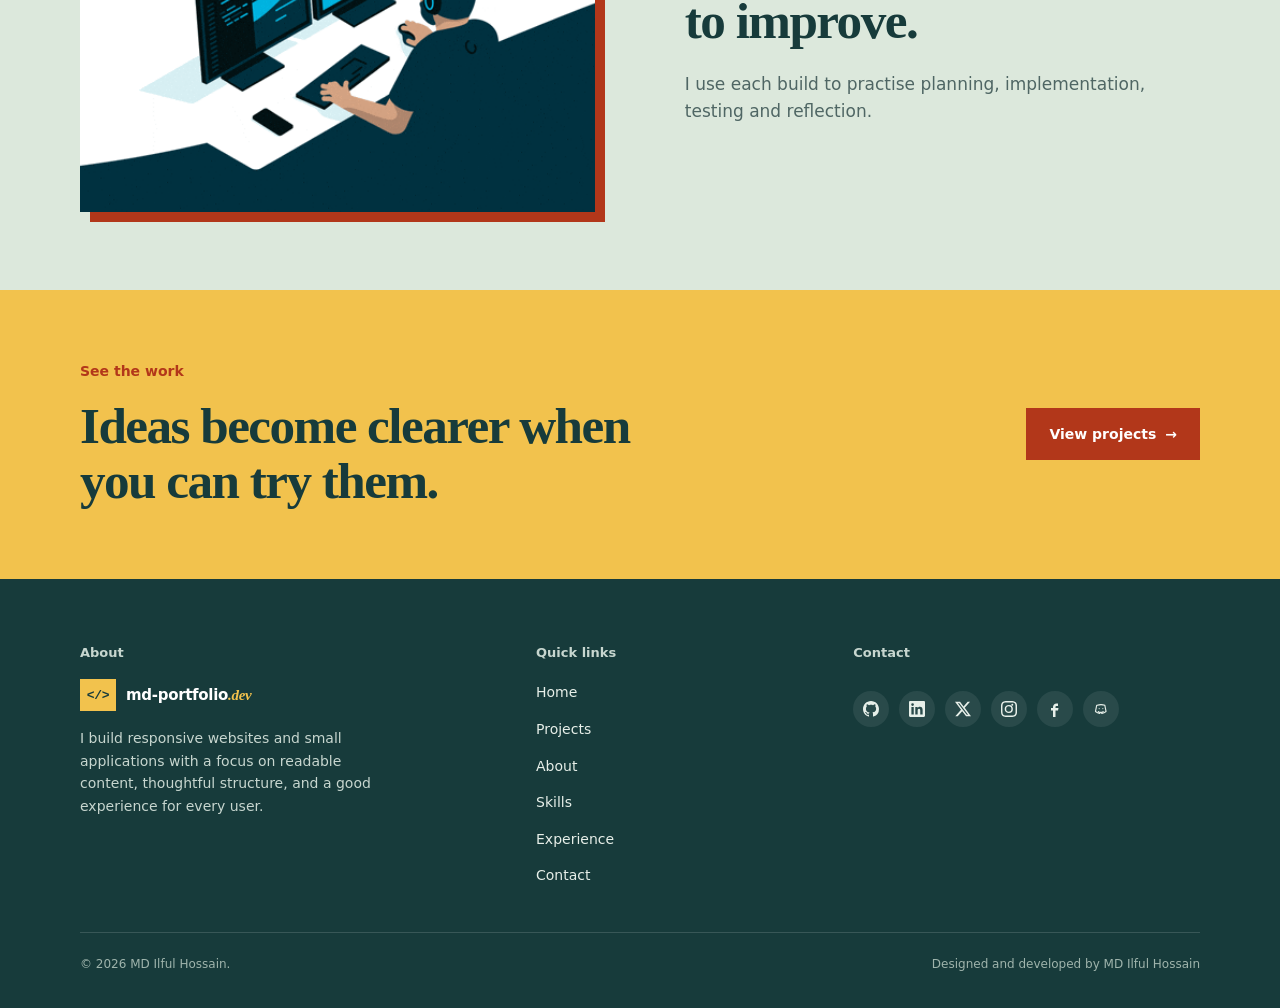
<file: experience.html>
<!doctype html><html lang="en-NZ"><head><meta charset="UTF-8"><meta name="viewport" content="width=device-width, initial-scale=1.0"><meta name="description" content="Experience — MD Ilful Hossain portfolio."><meta name="theme-color" content="#173b3b"><title>Experience | MD.Portfolio | MD Ilful Hossain</title><link rel="icon" type="image/svg+xml" href="images/favicon.svg"><link rel="stylesheet" href="assets/styles.css"></head><body><a class="skip-link" href="#main">Skip to main content</a><header class="site-header">
    <div class="container header-inner">
      <a class="wordmark" href="index.html">
        <span class="wordmark-symbol" aria-hidden="true">&lt;/&gt;</span>
        <span>md-portfolio<span class="wordmark-dot">.dev</span></span>
      </a>

      <nav class="site-nav" aria-label="Primary">
        <a href="index.html">Home</a><a href="projects.html">Projects</a><a href="about.html">About</a><a href="skills.html">Skills</a><a href="experience.html" aria-current="page">Experience</a><a href="contact.html">Contact</a>
      </nav>

      <div class="header-actions">
        <div class="language-picker">
          <button class="language-button" type="button" aria-haspopup="listbox" aria-expanded="false">
            <svg class="icon" viewBox="0 0 20 20" fill="none" stroke="currentColor" stroke-width="1.5" aria-hidden="true"><circle cx="10" cy="10" r="7.3"/><path d="M2.7 10h14.6M10 2.7c2.4 2 2.4 12.6 0 14.6M10 2.7c-2.4 2-2.4 12.6 0 14.6" stroke-linecap="round"/></svg>
            <span data-lang-label>English</span>
            <svg class="icon" viewBox="0 0 20 20" fill="none" stroke="currentColor" stroke-width="1.8" stroke-linecap="round" stroke-linejoin="round" aria-hidden="true" style="width:11px;height:11px"><path d="M5 7l5 5 5-5"/></svg>
          </button>
          <div class="language-menu" role="listbox" aria-label="Language" hidden>
            <button type="button" role="option" data-lang-option="en" aria-selected="true">English</button>
            <button type="button" role="option" data-lang-option="zh-CN" aria-selected="false">简体中文</button>
            <button type="button" role="option" data-lang-option="es" aria-selected="false">Español</button>
            <button type="button" role="option" data-lang-option="fr" aria-selected="false">Français</button>
            <button type="button" role="option" data-lang-option="ja" aria-selected="false">日本語</button>
            <button type="button" role="option" data-lang-option="mi" aria-selected="false">Te reo Māori</button>
            <button type="button" role="option" data-lang-option="hi" aria-selected="false">हिन्दी</button>
            <button type="button" role="option" data-lang-option="bn" aria-selected="false">বাংলা</button>
          </div>
        </div>
        <button class="theme-toggle" type="button" data-theme-toggle aria-label="Toggle dark mode">
          <svg class="icon icon-sun" viewBox="0 0 20 20" fill="none" stroke="currentColor" stroke-width="1.7" stroke-linecap="round" aria-hidden="true"><circle cx="10" cy="10" r="3.6"/><path d="M10 2.5v2M10 15.5v2M17.5 10h-2M4.5 10h-2M15.3 4.7l-1.4 1.4M6.1 13.9l-1.4 1.4M15.3 15.3l-1.4-1.4M6.1 6.1L4.7 4.7"/></svg>
          <svg class="icon icon-moon" viewBox="0 0 20 20" fill="none" stroke="currentColor" stroke-width="1.7" stroke-linecap="round" stroke-linejoin="round" aria-hidden="true"><path d="M16.5 12.3A6.8 6.8 0 017.7 3.5 6.9 6.9 0 1016.5 12.3z"/></svg>
        </button>
        <a class="header-link" href="mailto:ilful360@gmail.com">
          <span data-i18n="enquire">Get in touch</span>
          <svg class="icon" viewBox="0 0 20 20" fill="none" stroke="currentColor" stroke-width="1.8" stroke-linecap="round" stroke-linejoin="round" aria-hidden="true"><path d="M4 10h12M12 5l5 5-5 5"/></svg>
        </a>
      </div>
    </div>
  </header><main id="main"><section class="page-hero"><div class="container"><p class="eyebrow">MD.Portfolio</p><h1>Experience</h1><p>Learning by building, testing and reflecting.</p></div></section><section class="content-section"><div class="container"><div class="section-intro"><p class="eyebrow">My journey</p><h2>From classroom briefs to working prototypes.</h2><p>Each project has helped me practise a different part of the development process.</p></div><div class="timeline"><article><span class="timeline-year">2026</span><div><h3>Web development assignment</h3><p>Designed and developed this responsive portfolio using HTML, CSS and JavaScript, with a focus on accessibility, interaction and ethical use of materials.</p></div></article><article><span class="timeline-year">2025–26</span><div><h3>Agile e-commerce team project</h3><p>Contributed to a group website project involving planning, user testing, documentation and iterative improvements.</p></div></article><article><span class="timeline-year">Ongoing</span><div><h3>Personal coding projects</h3><p>Build small tools and games to practise React, TypeScript, Python, APIs and problem solving.</p></div></article></div></div></section><section class="image-banner experience-visual"><div class="container image-banner-inner"><img src="images/developer-work.gif" alt="Animated illustration of a developer working at a computer" loading="lazy"><div><p class="eyebrow">Learning by making</p><h2>Every project is a chance to improve.</h2><p>I use each build to practise planning, implementation, testing and reflection.</p></div></div></section><section class="project-callout"><div class="container project-callout-inner"><div><p class="eyebrow">See the work</p><h2>Ideas become clearer when you can try them.</h2></div><a class="button primary" href="projects.html">View projects <span aria-hidden="true">→</span></a></div></section></main><footer class="footer">
    <div class="container footer-grid">
      <div class="footer-col">
        <h3 data-i18n="footerAboutHeading">About</h3>
        <a class="wordmark" href="index.html">
          <span class="wordmark-symbol" aria-hidden="true">&lt;/&gt;</span>
          <span>md-portfolio<span class="wordmark-dot">.dev</span></span>
        </a>
        <p data-i18n="aboutText">I build responsive websites and small applications with a focus on readable content, thoughtful structure, and a good experience for every user.</p>
      </div>
      <div class="footer-col">
        <h3 id="footer-links-heading" data-i18n="footerLinksHeading">Quick links</h3>
        <nav aria-labelledby="footer-links-heading">
          <ul class="footer-links"><li><a href="index.html">Home</a></li><li><a href="projects.html">Projects</a></li><li><a href="about.html">About</a></li><li><a href="skills.html">Skills</a></li><li><a href="experience.html">Experience</a></li><li><a href="contact.html">Contact</a></li></ul>
        </nav>
      </div>
      <div class="footer-col">
        <h3 data-i18n="footerContactHeading">Contact</h3>
        <div class="social-row">
          <a href="https://github.com/ilful360" target="_blank" rel="noreferrer" aria-label="GitHub">
            <svg class="icon" viewBox="0 0 16 16" fill="currentColor" aria-hidden="true"><path d="M8 0C3.58 0 0 3.58 0 8c0 3.54 2.29 6.53 5.47 7.59.4.07.55-.17.55-.38 0-.19-.01-.82-.01-1.49-2.01.37-2.53-.49-2.69-.94-.09-.23-.48-.94-.82-1.13-.28-.15-.68-.52-.01-.53.63-.01 1.08.58 1.23.82.72 1.21 1.87.87 2.33.66.07-.52.28-.87.51-1.07-1.78-.2-3.64-.89-3.64-3.95 0-.87.31-1.59.82-2.15-.08-.2-.36-1.02.08-2.12 0 0 .67-.21 2.2.82.64-.18 1.32-.27 2-.27.68 0 1.36.09 2 .27 1.53-1.04 2.2-.82 2.2-.82.44 1.1.16 1.92.08 2.12.51.56.82 1.27.82 2.15 0 3.07-1.87 3.75-3.65 3.95.29.25.54.73.54 1.48 0 1.07-.01 1.93-.01 2.2 0 .21.15.46.55.38A8.013 8.013 0 0016 8c0-4.42-3.58-8-8-8z"/></svg>
          </a>
          <a href="https://www.linkedin.com/in/ilful360" target="_blank" rel="noreferrer" aria-label="LinkedIn">
            <svg class="icon" viewBox="0 0 16 16" fill="currentColor" aria-hidden="true"><path d="M14.82 0H1.18C.53 0 0 .53 0 1.18v13.64C0 15.47.53 16 1.18 16h13.64c.65 0 1.18-.53 1.18-1.18V1.18C16 .53 15.47 0 14.82 0zM4.75 13.4H2.4V6h2.35v7.4zM3.57 4.98a1.36 1.36 0 110-2.72 1.36 1.36 0 010 2.72zM13.6 13.4h-2.35V9.8c0-.86-.02-1.97-1.2-1.97-1.2 0-1.39.94-1.39 1.9v3.67H6.3V6h2.26v1.01h.03c.31-.6 1.08-1.24 2.22-1.24 2.38 0 2.82 1.57 2.82 3.6v4.03z"/></svg>
          </a>
          <a href="https://x.com/mdilful360" target="_blank" rel="noreferrer" aria-label="X (Twitter)">
            <svg class="icon" viewBox="0 0 16 16" fill="currentColor" aria-hidden="true"><path d="M12.6.75h2.45l-5.35 6.12L16 15.25h-4.94l-3.87-5.06-4.43 5.06H.3l5.72-6.55L0 .75h5.06l3.5 4.63L12.6.75zm-.86 13.03h1.36L4.32 2.15H2.86l8.88 11.63z"/></svg>
          </a>
          <a href="https://www.instagram.com/md.from.nz" target="_blank" rel="noreferrer" aria-label="Instagram">
            <svg class="icon" viewBox="0 0 16 16" fill="currentColor" aria-hidden="true"><path d="M8 1.44c2.14 0 2.39.01 3.24.05.78.03 1.2.16 1.48.27.37.14.64.32.92.6.28.28.45.55.6.92.11.28.24.7.27 1.48.04.85.05 1.1.05 3.24s-.01 2.39-.05 3.24c-.03.78-.16 1.2-.27 1.48-.15.37-.32.64-.6.92-.28.28-.55.45-.92.6-.28.11-.7.24-1.48.27-.85.04-1.1.05-3.24.05s-2.39-.01-3.24-.05c-.78-.03-1.2-.16-1.48-.27-.37-.15-.64-.32-.92-.6-.28-.28-.45-.55-.6-.92-.11-.28-.24-.7-.27-1.48C1.45 10.39 1.44 10.14 1.44 8s.01-2.39.05-3.24c.03-.78.16-1.2.27-1.48.15-.37.32-.64.6-.92.28-.28.55-.45.92-.6.28-.11.7-.24 1.48-.27.85-.04 1.1-.05 3.24-.05zM8 0C5.83 0 5.56.01 4.7.05c-.85.04-1.44.18-1.95.38-.53.2-.98.48-1.43.93-.45.45-.72.9-.93 1.43-.2.51-.34 1.1-.38 1.95C.01 5.56 0 5.83 0 8s.01 2.44.05 3.3c.04.85.18 1.44.38 1.95.2.53.48.98.93 1.43.45.45.9.72 1.43.93.51.2 1.1.34 1.95.38.86.04 1.13.05 3.3.05s2.44-.01 3.3-.05c.85-.04 1.44-.18 1.95-.38.53-.2.98-.48 1.43-.93.45-.45.72-.9.93-1.43.2-.51.34-1.1.38-1.95.04-.86.05-1.13.05-3.3s-.01-2.44-.05-3.3c-.04-.85-.18-1.44-.38-1.95-.2-.53-.48-.98-.93-1.43-.45-.45-.9-.72-1.43-.93-.51-.2-1.1-.34-1.95-.38C10.44.01 10.17 0 8 0zm0 3.89A4.11 4.11 0 108 12.1 4.11 4.11 0 008 3.89zm0 6.77a2.67 2.67 0 110-5.33 2.67 2.67 0 010 5.33zm4.27-6.93a.96.96 0 11-1.92 0 .96.96 0 011.92 0z"/></svg>
          </a>
          <a href="https://www.facebook.com/mdonthego" target="_blank" rel="noreferrer" aria-label="Facebook">
            <svg class="icon" viewBox="0 0 16 16" fill="currentColor" aria-hidden="true"><path d="M9.5 5H11V2.5H9.5C7.57 2.5 6 4.07 6 6v1H4v2.5h2V16h2.5V9.5H11l.5-2.5H8.5V6c0-.55.45-1 1-1z"/></svg>
          </a>
          <a href="https://discord.com/users/1067680121873510441" target="_blank" rel="noreferrer" aria-label="Discord">
            <svg class="icon" viewBox="0 0 20 20" fill="none" stroke="currentColor" stroke-width="1.4" aria-hidden="true"><path d="M5.2 5.4c3.1-1.2 6.5-1.2 9.6 0l1.5 7.7c-2 1.5-3.5 2.1-5.2 2.5l-.8-1.1c.9-.3 1.7-.7 2.5-1.2-2 .9-4.2.9-6.2 0 .8.5 1.6.9 2.5 1.2l-.8 1.1c-1.7-.4-3.2-1-5.2-2.5l1.5-7.7z" stroke-linejoin="round"/><circle cx="7.7" cy="9.5" r=".7" fill="currentColor" stroke="none"/><circle cx="12.3" cy="9.5" r=".7" fill="currentColor" stroke="none"/></svg>
          </a>
        </div>
      </div>
    </div>
    <div class="container footer-bottom">
      <p data-i18n="footerCopyright">© 2026 MD Ilful Hossain.</p>
      <p data-i18n="footerTagline">Designed and developed by MD Ilful Hossain</p>
    </div>
  </footer><div class="chatbot">
    <button class="chat-toggle" type="button" aria-expanded="false" aria-controls="chat-panel">
      <svg class="icon" viewBox="0 0 20 20" fill="none" stroke="currentColor" stroke-width="1.6" aria-hidden="true"><path d="M3 9.5c0-3.6 3.1-6.5 7-6.5s7 2.9 7 6.5-3.1 6.5-7 6.5c-.9 0-1.8-.15-2.6-.45L4 17l1-3.2C3.7 12.7 3 11.2 3 9.5z" stroke-linejoin="round"/></svg>
      <span data-i18n="chatOpen">Chat</span>
    </button>
    <section class="chat-panel" id="chat-panel" aria-label="Ask about my portfolio" hidden>
      <div class="chat-heading">
        <div class="bot-icon" aria-hidden="true">
          <svg class="icon" viewBox="0 0 20 20" fill="none" stroke="currentColor" stroke-width="1.6" style="width:16px;height:16px"><rect x="4" y="7" width="12" height="9" rx="1.5"/><path d="M10 7V4M7.5 4h5" stroke-linecap="round"/><circle cx="7.5" cy="11.5" r="1"/><circle cx="12.5" cy="11.5" r="1"/></svg>
        </div>
        <div>
          <strong data-i18n="chatTitle">Ask me anything</strong>
          <span data-i18n="chatAvailable">About my portfolio</span>
        </div>
        <button class="chat-close" type="button" data-chat-close aria-label="Close chatbot">
          <svg class="icon" viewBox="0 0 20 20" fill="none" stroke="currentColor" stroke-width="1.8" stroke-linecap="round" aria-hidden="true"><path d="M5 5l10 10M15 5L5 15"/></svg>
        </button>
      </div>
      <div class="chat-messages" aria-live="polite"></div>
      <p class="chat-hint" data-i18n="chatHint">Try: What projects have you built?</p>
      <form class="chat-form">
        <label class="sr-only" for="chat-input" data-i18n="chatPlaceholder">Type a question…</label>
        <input id="chat-input" type="text" autocomplete="off" data-i18n-placeholder="chatPlaceholder" placeholder="Type a question…">
        <button type="submit" aria-label="Send">
          <svg class="icon" viewBox="0 0 20 20" fill="currentColor" aria-hidden="true"><path d="M2.5 9.8L17 3l-4.8 14-3.4-5.6-6.3-1.6z"/></svg>
        </button>
      </form>
    </section>
  </div><script src="assets/main.js"></script></body></html>
</file>
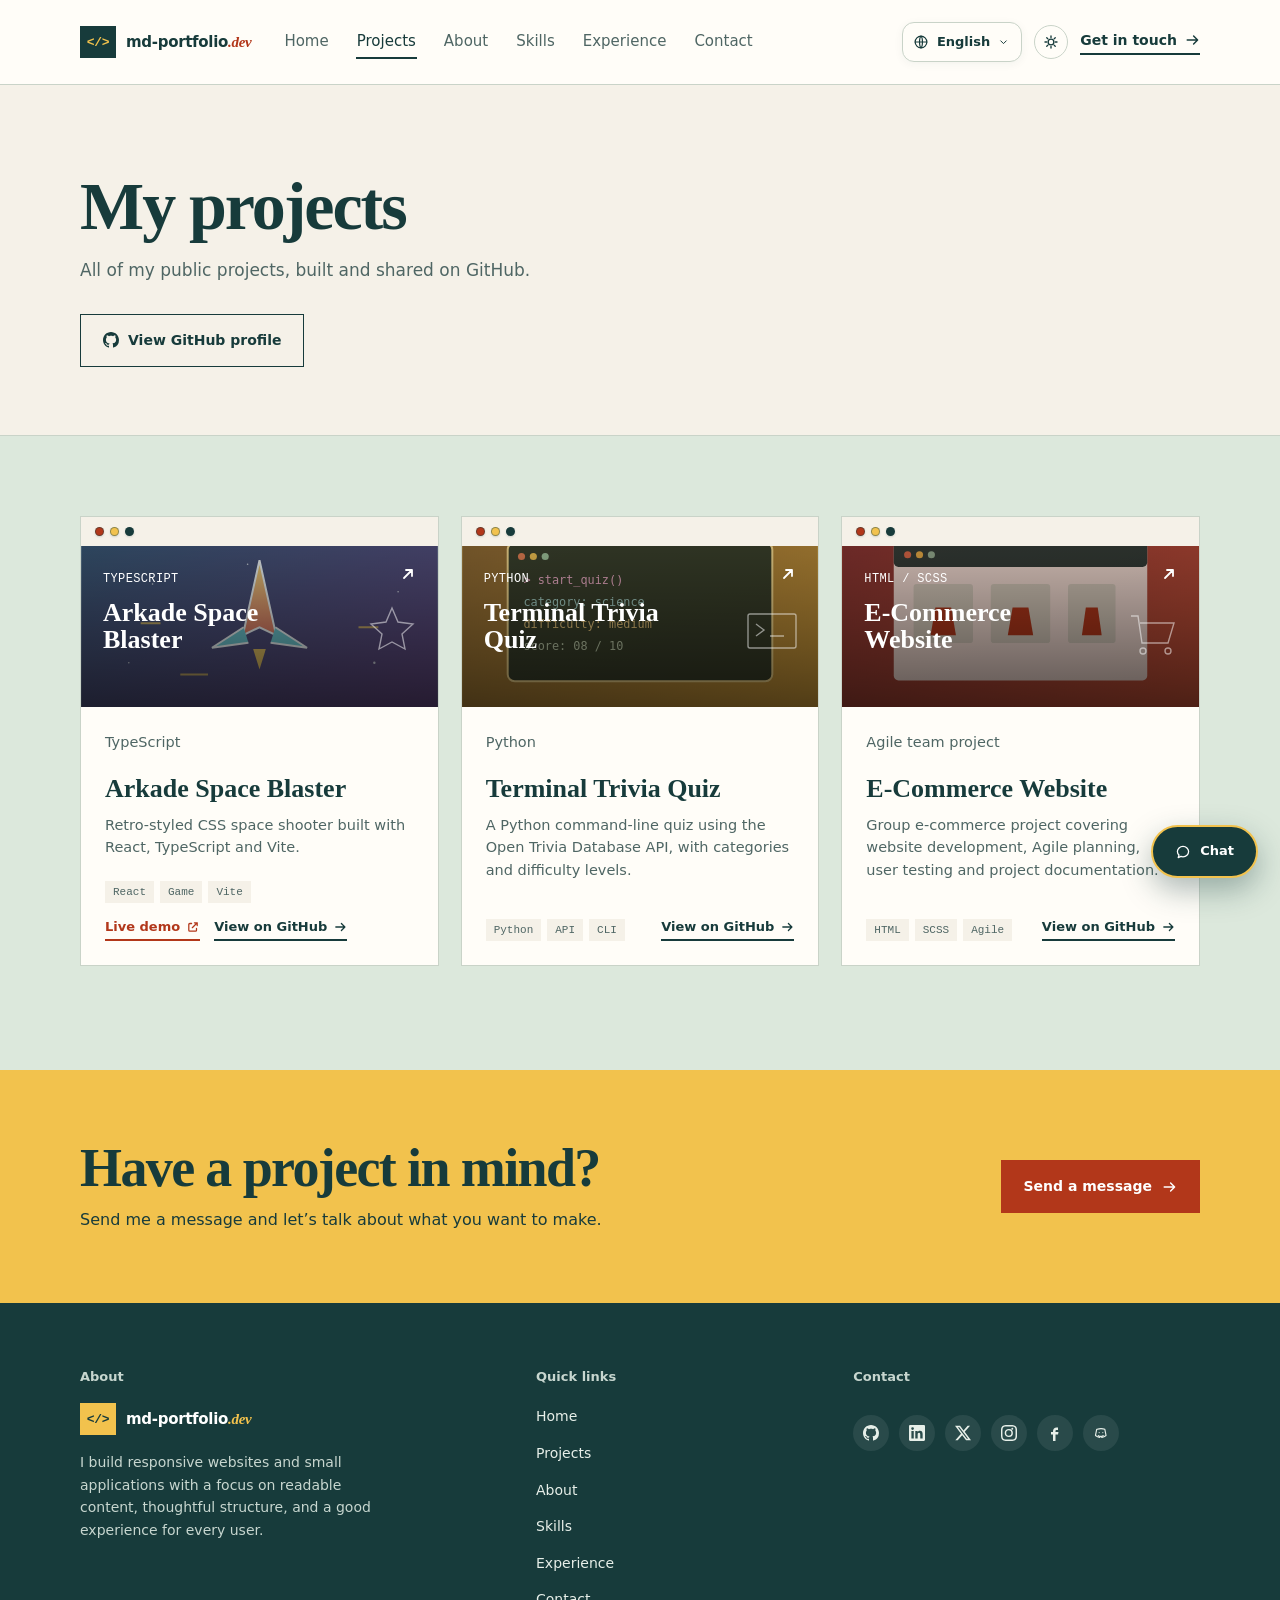
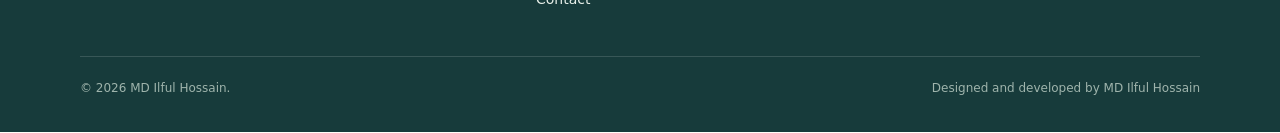
<file: projects.html>
<!doctype html>
<html lang="en-NZ">
<head>
  <meta charset="UTF-8">
  <meta name="viewport" content="width=device-width, initial-scale=1.0">
  <meta name="description" content="Projects by MD Ilful Hossain — ARKADE Space Blaster, Terminal Trivia Quiz, and more from my public GitHub profile.">
  <meta name="theme-color" content="#173b3b">
  <title>My projects | MD.Portfolio | MD Ilful Hossain</title>
  <link rel="icon" type="image/svg+xml" href="images/favicon.svg">
  <link rel="stylesheet" href="assets/styles.css">
</head>
<body>
  <a class="skip-link" href="#main" data-i18n="skipLink">Skip to main content</a>

  <header class="site-header">
    <div class="container header-inner">
      <a class="wordmark" href="index.html">
        <span class="wordmark-symbol" aria-hidden="true">&lt;/&gt;</span>
        <span>md-portfolio<span class="wordmark-dot">.dev</span></span>
      </a>

      <nav class="site-nav" aria-label="Primary">
        <a href="index.html">Home</a>
        <a href="projects.html" aria-current="page">Projects</a>
        <a href="about.html">About</a>
        <a href="skills.html">Skills</a>
        <a href="experience.html">Experience</a>
        <a href="contact.html">Contact</a>
      </nav>

      <div class="header-actions">
        <div class="language-picker">
          <button class="language-button" type="button" aria-haspopup="listbox" aria-expanded="false">
            <svg class="icon" viewBox="0 0 20 20" fill="none" stroke="currentColor" stroke-width="1.5" aria-hidden="true"><circle cx="10" cy="10" r="7.3"/><path d="M2.7 10h14.6M10 2.7c2.4 2 2.4 12.6 0 14.6M10 2.7c-2.4 2-2.4 12.6 0 14.6" stroke-linecap="round"/></svg>
            <span data-lang-label>English</span>
            <svg class="icon" viewBox="0 0 20 20" fill="none" stroke="currentColor" stroke-width="1.8" stroke-linecap="round" stroke-linejoin="round" aria-hidden="true" style="width:11px;height:11px"><path d="M5 7l5 5 5-5"/></svg>
          </button>
          <div class="language-menu" role="listbox" aria-label="Language" hidden>
            <button type="button" role="option" data-lang-option="en" aria-selected="true">English</button>
            <button type="button" role="option" data-lang-option="zh-CN" aria-selected="false">简体中文</button>
            <button type="button" role="option" data-lang-option="es" aria-selected="false">Español</button>
            <button type="button" role="option" data-lang-option="fr" aria-selected="false">Français</button>
            <button type="button" role="option" data-lang-option="ja" aria-selected="false">日本語</button>
            <button type="button" role="option" data-lang-option="mi" aria-selected="false">Te reo Māori</button>
            <button type="button" role="option" data-lang-option="hi" aria-selected="false">हिन्दी</button>
            <button type="button" role="option" data-lang-option="bn" aria-selected="false">বাংলা</button>
          </div>
        </div>
        <button class="theme-toggle" type="button" data-theme-toggle aria-label="Toggle dark mode">
          <svg class="icon icon-sun" viewBox="0 0 20 20" fill="none" stroke="currentColor" stroke-width="1.7" stroke-linecap="round" aria-hidden="true"><circle cx="10" cy="10" r="3.6"/><path d="M10 2.5v2M10 15.5v2M17.5 10h-2M4.5 10h-2M15.3 4.7l-1.4 1.4M6.1 13.9l-1.4 1.4M15.3 15.3l-1.4-1.4M6.1 6.1L4.7 4.7"/></svg>
          <svg class="icon icon-moon" viewBox="0 0 20 20" fill="none" stroke="currentColor" stroke-width="1.7" stroke-linecap="round" stroke-linejoin="round" aria-hidden="true"><path d="M16.5 12.3A6.8 6.8 0 017.7 3.5 6.9 6.9 0 1016.5 12.3z"/></svg>
        </button>
        <a class="header-link" href="mailto:ilful360@gmail.com">
          <span data-i18n="enquire">Get in touch</span>
          <svg class="icon" viewBox="0 0 20 20" fill="none" stroke="currentColor" stroke-width="1.8" stroke-linecap="round" stroke-linejoin="round" aria-hidden="true"><path d="M4 10h12M12 5l5 5-5 5"/></svg>
        </a>
      </div>
    </div>
  </header>

  <main id="main">
    <section class="page-hero">
      <div class="container">
        <h1 data-i18n="projectsPageTitle">My projects</h1>
        <p data-i18n="projectsPageIntro">All of my public projects, built and shared on GitHub.</p>
        <a class="button outline" href="https://github.com/ilful360" target="_blank" rel="noreferrer">
          <svg class="icon" viewBox="0 0 16 16" fill="currentColor" aria-hidden="true"><path d="M8 0C3.58 0 0 3.58 0 8c0 3.54 2.29 6.53 5.47 7.59.4.07.55-.17.55-.38 0-.19-.01-.82-.01-1.49-2.01.37-2.53-.49-2.69-.94-.09-.23-.48-.94-.82-1.13-.28-.15-.68-.52-.01-.53.63-.01 1.08.58 1.23.82.72 1.21 1.87.87 2.33.66.07-.52.28-.87.51-1.07-1.78-.2-3.64-.89-3.64-3.95 0-.87.31-1.59.82-2.15-.08-.2-.36-1.02.08-2.12 0 0 .67-.21 2.2.82.64-.18 1.32-.27 2-.27.68 0 1.36.09 2 .27 1.53-1.04 2.2-.82 2.2-.82.44 1.1.16 1.92.08 2.12.51.56.82 1.27.82 2.15 0 3.07-1.87 3.75-3.65 3.95.29.25.54.73.54 1.48 0 1.07-.01 1.93-.01 2.2 0 .21.15.46.55.38A8.013 8.013 0 0016 8c0-4.42-3.58-8-8-8z"/></svg>
          <span data-i18n="github">View GitHub profile</span>
        </a>
      </div>
    </section>

    <section class="projects-section">
      <div class="container">
        <div class="project-grid">

          <article class="project-card">
            <div class="project-art blue">
              <img class="project-image" src="images/project-game.svg" alt="Video game controller beside a screen" loading="lazy">
              <div class="mockup-bar"><span></span><span></span><span></span></div>
              <div class="project-art-body">
                <span class="project-lang">TypeScript</span>
                <strong>Arkade Space Blaster</strong>
                <svg class="icon" viewBox="0 0 20 20" fill="none" stroke="currentColor" stroke-width="1.8" stroke-linecap="round" stroke-linejoin="round"><path d="M6 14L14 6M8 6h6v6"/></svg>
                <svg class="project-art-glyph" viewBox="0 0 64 64" fill="none" stroke="currentColor" stroke-width="1.4" aria-hidden="true"><path d="M32 6l6 14 15 2-11 10 3 15-13-7-13 7 3-15-11-10 15-2 6-14z"/></svg>
              </div>
            </div>
            <div class="project-body">
              <p class="project-kind">TypeScript</p>
              <h3>Arkade Space Blaster</h3>
              <p>Retro-styled CSS space shooter built with React, TypeScript and Vite.</p>
              <div class="project-footer">
                <div class="tag-row"><span>React</span><span>Game</span><span>Vite</span></div>
                <div class="project-links">
                  <a class="demo-link" href="https://ilful360.github.io/ARKADE-Space-Blaster/" target="_blank" rel="noreferrer">
                    <span data-i18n="viewDemo">Live demo</span>
                    <svg class="icon" viewBox="0 0 20 20" fill="none" stroke="currentColor" stroke-width="1.8" stroke-linecap="round" stroke-linejoin="round" aria-hidden="true" style="width:14px;height:14px"><path d="M8 5H5.5A1.5 1.5 0 004 6.5v8A1.5 1.5 0 005.5 16h8a1.5 1.5 0 001.5-1.5V12M12 4h4v4M16 4l-7 7"/></svg>
                  </a>
                  <a href="https://github.com/ilful360/ARKADE-Space-Blaster" target="_blank" rel="noreferrer">
                    <span data-i18n="viewProject">View on GitHub</span>
                    <svg class="icon" viewBox="0 0 20 20" fill="none" stroke="currentColor" stroke-width="1.8" stroke-linecap="round" stroke-linejoin="round" aria-hidden="true" style="width:14px;height:14px"><path d="M4 10h12M12 5l5 5-5 5"/></svg>
                  </a>
                </div>
              </div>
            </div>
          </article>

          <article class="project-card">
            <div class="project-art gold">
              <img class="project-image" src="images/project-code.svg" alt="Code on a computer screen" loading="lazy">
              <div class="mockup-bar"><span></span><span></span><span></span></div>
              <div class="project-art-body">
                <span class="project-lang">Python</span>
                <strong>Terminal Trivia Quiz</strong>
                <svg class="icon" viewBox="0 0 20 20" fill="none" stroke="currentColor" stroke-width="1.8" stroke-linecap="round" stroke-linejoin="round"><path d="M6 14L14 6M8 6h6v6"/></svg>
                <svg class="project-art-glyph" viewBox="0 0 64 64" fill="none" stroke="currentColor" stroke-width="1.4" aria-hidden="true"><rect x="8" y="12" width="48" height="34" rx="2"/><path d="M16 22l8 6-8 6M30 34h14"/></svg>
              </div>
            </div>
            <div class="project-body">
              <p class="project-kind">Python</p>
              <h3>Terminal Trivia Quiz</h3>
              <p>A Python command-line quiz using the Open Trivia Database API, with categories and difficulty levels.</p>
              <div class="project-footer">
                <div class="tag-row"><span>Python</span><span>API</span><span>CLI</span></div>
                <div class="project-links">
                  <a href="https://github.com/ilful360/TERMINAL-TRIVIA-QUIZ" target="_blank" rel="noreferrer">
                    <span data-i18n="viewProject">View on GitHub</span>
                    <svg class="icon" viewBox="0 0 20 20" fill="none" stroke="currentColor" stroke-width="1.8" stroke-linecap="round" stroke-linejoin="round" aria-hidden="true" style="width:14px;height:14px"><path d="M4 10h12M12 5l5 5-5 5"/></svg>
                  </a>
                </div>
              </div>
            </div>
          </article>

          <article class="project-card">
            <div class="project-art coral">
              <img class="project-image" src="images/project-shop.svg" alt="Online shop interface on a laptop" loading="lazy">
              <div class="mockup-bar"><span></span><span></span><span></span></div>
              <div class="project-art-body">
                <span class="project-lang">HTML / SCSS</span>
                <strong>E-Commerce Website</strong>
                <svg class="icon" viewBox="0 0 20 20" fill="none" stroke="currentColor" stroke-width="1.8" stroke-linecap="round" stroke-linejoin="round"><path d="M6 14L14 6M8 6h6v6"/></svg>
                <svg class="project-art-glyph" viewBox="0 0 64 64" fill="none" stroke="currentColor" stroke-width="1.4" aria-hidden="true"><path d="M10 14h7l4 27h26l6-20H19M25 49a3 3 0 11-6 0 3 3 0 016 0zm25 0a3 3 0 11-6 0 3 3 0 016 0z"/></svg>
              </div>
            </div>
            <div class="project-body">
              <p class="project-kind">Agile team project</p>
              <h3>E-Commerce Website</h3>
              <p>Group e-commerce project covering website development, Agile planning, user testing and project documentation.</p>
              <div class="project-footer">
                <div class="tag-row"><span>HTML</span><span>SCSS</span><span>Agile</span></div>
                <div class="project-links">
                  <a href="https://github.com/Mathias4595/Agile-Projects" target="_blank" rel="noreferrer">
                    <span data-i18n="viewProject">View on GitHub</span>
                    <svg class="icon" viewBox="0 0 20 20" fill="none" stroke="currentColor" stroke-width="1.8" stroke-linecap="round" stroke-linejoin="round" aria-hidden="true" style="width:14px;height:14px"><path d="M4 10h12M12 5l5 5-5 5"/></svg>
                  </a>
                </div>
              </div>
            </div>
          </article>

        </div>
      </div>
    </section>

    <section class="contact-band" id="contact">
      <div class="container contact-inner">
        <div>
          <h2 data-i18n="talk">Have a project in mind?</h2>
          <p data-i18n="talkText">Send me a message and let&rsquo;s talk about what you want to make.</p>
        </div>
        <a class="button primary" href="mailto:ilful360@gmail.com">
          <span data-i18n="send">Send a message</span>
          <svg class="icon" viewBox="0 0 20 20" fill="none" stroke="currentColor" stroke-width="1.8" stroke-linecap="round" stroke-linejoin="round" aria-hidden="true"><path d="M4 10h12M12 5l5 5-5 5"/></svg>
        </a>
      </div>
    </section>
  </main>

  <footer class="footer">
    <div class="container footer-grid">
      <div class="footer-col">
        <h3 data-i18n="footerAboutHeading">About</h3>
        <a class="wordmark" href="index.html">
          <span class="wordmark-symbol" aria-hidden="true">&lt;/&gt;</span>
          <span>md-portfolio<span class="wordmark-dot">.dev</span></span>
        </a>
        <p data-i18n="aboutText">I build responsive websites and small applications with a focus on readable content, thoughtful structure, and a good experience for every user.</p>
      </div>
      <div class="footer-col">
        <h3 id="footer-links-heading" data-i18n="footerLinksHeading">Quick links</h3>
        <nav aria-labelledby="footer-links-heading">
          <ul class="footer-links">
            <li><a href="index.html" data-i18n="home">Home</a></li>
            <li><a href="projects.html" data-i18n="projects">Projects</a></li>
            <li><a href="about.html" data-i18n="about">About</a></li>
            <li><a href="skills.html">Skills</a></li>
            <li><a href="experience.html">Experience</a></li>
            <li><a href="contact.html" data-i18n="contact">Contact</a></li>
          </ul>
        </nav>
      </div>
      <div class="footer-col">
        <h3 data-i18n="footerContactHeading">Contact</h3>
        <div class="social-row">
          <a href="https://github.com/ilful360" target="_blank" rel="noreferrer" aria-label="GitHub">
            <svg class="icon" viewBox="0 0 16 16" fill="currentColor" aria-hidden="true"><path d="M8 0C3.58 0 0 3.58 0 8c0 3.54 2.29 6.53 5.47 7.59.4.07.55-.17.55-.38 0-.19-.01-.82-.01-1.49-2.01.37-2.53-.49-2.69-.94-.09-.23-.48-.94-.82-1.13-.28-.15-.68-.52-.01-.53.63-.01 1.08.58 1.23.82.72 1.21 1.87.87 2.33.66.07-.52.28-.87.51-1.07-1.78-.2-3.64-.89-3.64-3.95 0-.87.31-1.59.82-2.15-.08-.2-.36-1.02.08-2.12 0 0 .67-.21 2.2.82.64-.18 1.32-.27 2-.27.68 0 1.36.09 2 .27 1.53-1.04 2.2-.82 2.2-.82.44 1.1.16 1.92.08 2.12.51.56.82 1.27.82 2.15 0 3.07-1.87 3.75-3.65 3.95.29.25.54.73.54 1.48 0 1.07-.01 1.93-.01 2.2 0 .21.15.46.55.38A8.013 8.013 0 0016 8c0-4.42-3.58-8-8-8z"/></svg>
          </a>
          <a href="https://www.linkedin.com/in/ilful360" target="_blank" rel="noreferrer" aria-label="LinkedIn">
            <svg class="icon" viewBox="0 0 16 16" fill="currentColor" aria-hidden="true"><path d="M14.82 0H1.18C.53 0 0 .53 0 1.18v13.64C0 15.47.53 16 1.18 16h13.64c.65 0 1.18-.53 1.18-1.18V1.18C16 .53 15.47 0 14.82 0zM4.75 13.4H2.4V6h2.35v7.4zM3.57 4.98a1.36 1.36 0 110-2.72 1.36 1.36 0 010 2.72zM13.6 13.4h-2.35V9.8c0-.86-.02-1.97-1.2-1.97-1.2 0-1.39.94-1.39 1.9v3.67H6.3V6h2.26v1.01h.03c.31-.6 1.08-1.24 2.22-1.24 2.38 0 2.82 1.57 2.82 3.6v4.03z"/></svg>
          </a>
          <a href="https://x.com/mdilful360" target="_blank" rel="noreferrer" aria-label="X (Twitter)">
            <svg class="icon" viewBox="0 0 16 16" fill="currentColor" aria-hidden="true"><path d="M12.6.75h2.45l-5.35 6.12L16 15.25h-4.94l-3.87-5.06-4.43 5.06H.3l5.72-6.55L0 .75h5.06l3.5 4.63L12.6.75zm-.86 13.03h1.36L4.32 2.15H2.86l8.88 11.63z"/></svg>
          </a>
          <a href="https://www.instagram.com/md.from.nz" target="_blank" rel="noreferrer" aria-label="Instagram">
            <svg class="icon" viewBox="0 0 16 16" fill="currentColor" aria-hidden="true"><path d="M8 1.44c2.14 0 2.39.01 3.24.05.78.03 1.2.16 1.48.27.37.14.64.32.92.6.28.28.45.55.6.92.11.28.24.7.27 1.48.04.85.05 1.1.05 3.24s-.01 2.39-.05 3.24c-.03.78-.16 1.2-.27 1.48-.15.37-.32.64-.6.92-.28.28-.55.45-.92.6-.28.11-.7.24-1.48.27-.85.04-1.1.05-3.24.05s-2.39-.01-3.24-.05c-.78-.03-1.2-.16-1.48-.27-.37-.15-.64-.32-.92-.6-.28-.28-.45-.55-.6-.92-.11-.28-.24-.7-.27-1.48C1.45 10.39 1.44 10.14 1.44 8s.01-2.39.05-3.24c.03-.78.16-1.2.27-1.48.15-.37.32-.64.6-.92.28-.28.55-.45.92-.6.28-.11.7-.24 1.48-.27.85-.04 1.1-.05 3.24-.05zM8 0C5.83 0 5.56.01 4.7.05c-.85.04-1.44.18-1.95.38-.53.2-.98.48-1.43.93-.45.45-.72.9-.93 1.43-.2.51-.34 1.1-.38 1.95C.01 5.56 0 5.83 0 8s.01 2.44.05 3.3c.04.85.18 1.44.38 1.95.2.53.48.98.93 1.43.45.45.9.72 1.43.93.51.2 1.1.34 1.95.38.86.04 1.13.05 3.3.05s2.44-.01 3.3-.05c.85-.04 1.44-.18 1.95-.38.53-.2.98-.48 1.43-.93.45-.45.72-.9.93-1.43.2-.51.34-1.1.38-1.95.04-.86.05-1.13.05-3.3s-.01-2.44-.05-3.3c-.04-.85-.18-1.44-.38-1.95-.2-.53-.48-.98-.93-1.43-.45-.45-.9-.72-1.43-.93-.51-.2-1.1-.34-1.95-.38C10.44.01 10.17 0 8 0zm0 3.89A4.11 4.11 0 108 12.1 4.11 4.11 0 008 3.89zm0 6.77a2.67 2.67 0 110-5.33 2.67 2.67 0 010 5.33zm4.27-6.93a.96.96 0 11-1.92 0 .96.96 0 011.92 0z"/></svg>
          </a>
          <a href="https://www.facebook.com/mdonthego" target="_blank" rel="noreferrer" aria-label="Facebook">
            <svg class="icon" viewBox="0 0 16 16" fill="currentColor" aria-hidden="true"><path d="M9.5 5H11V2.5H9.5C7.57 2.5 6 4.07 6 6v1H4v2.5h2V16h2.5V9.5H11l.5-2.5H8.5V6c0-.55.45-1 1-1z"/></svg>
          </a>
          <a href="https://discord.com/users/1067680121873510441" target="_blank" rel="noreferrer" aria-label="Discord">
            <svg class="icon" viewBox="0 0 20 20" fill="none" stroke="currentColor" stroke-width="1.4" aria-hidden="true"><path d="M5.2 5.4c3.1-1.2 6.5-1.2 9.6 0l1.5 7.7c-2 1.5-3.5 2.1-5.2 2.5l-.8-1.1c.9-.3 1.7-.7 2.5-1.2-2 .9-4.2.9-6.2 0 .8.5 1.6.9 2.5 1.2l-.8 1.1c-1.7-.4-3.2-1-5.2-2.5l1.5-7.7z" stroke-linejoin="round"/><circle cx="7.7" cy="9.5" r=".7" fill="currentColor" stroke="none"/><circle cx="12.3" cy="9.5" r=".7" fill="currentColor" stroke="none"/></svg>
          </a>
        </div>
      </div>
    </div>
    <div class="container footer-bottom">
      <p data-i18n="footerCopyright">© 2026 MD Ilful Hossain.</p>
      <p data-i18n="footerTagline">Designed and developed by MD Ilful Hossain</p>
    </div>
  </footer>

  <div class="chatbot">
    <button class="chat-toggle" type="button" aria-expanded="false" aria-controls="chat-panel">
      <svg class="icon" viewBox="0 0 20 20" fill="none" stroke="currentColor" stroke-width="1.6" aria-hidden="true"><path d="M3 9.5c0-3.6 3.1-6.5 7-6.5s7 2.9 7 6.5-3.1 6.5-7 6.5c-.9 0-1.8-.15-2.6-.45L4 17l1-3.2C3.7 12.7 3 11.2 3 9.5z" stroke-linejoin="round"/></svg>
      <span data-i18n="chatOpen">Chat</span>
    </button>
    <section class="chat-panel" id="chat-panel" aria-label="Ask about my portfolio" hidden>
      <div class="chat-heading">
        <div class="bot-icon" aria-hidden="true">
          <svg class="icon" viewBox="0 0 20 20" fill="none" stroke="currentColor" stroke-width="1.6" style="width:16px;height:16px"><rect x="4" y="7" width="12" height="9" rx="1.5"/><path d="M10 7V4M7.5 4h5" stroke-linecap="round"/><circle cx="7.5" cy="11.5" r="1"/><circle cx="12.5" cy="11.5" r="1"/></svg>
        </div>
        <div>
          <strong data-i18n="chatTitle">Ask me anything</strong>
          <span data-i18n="chatAvailable">About my portfolio</span>
        </div>
        <button class="chat-close" type="button" data-chat-close aria-label="Close chatbot">
          <svg class="icon" viewBox="0 0 20 20" fill="none" stroke="currentColor" stroke-width="1.8" stroke-linecap="round" aria-hidden="true"><path d="M5 5l10 10M15 5L5 15"/></svg>
        </button>
      </div>
      <div class="chat-messages" aria-live="polite"></div>
      <p class="chat-hint" data-i18n="chatHint">Try: What projects have you built?</p>
      <form class="chat-form">
        <label class="sr-only" for="chat-input" data-i18n="chatPlaceholder">Type a question…</label>
        <input id="chat-input" type="text" autocomplete="off" data-i18n-placeholder="chatPlaceholder" placeholder="Type a question…">
        <button type="submit" aria-label="Send">
          <svg class="icon" viewBox="0 0 20 20" fill="currentColor" aria-hidden="true"><path d="M2.5 9.8L17 3l-4.8 14-3.4-5.6-6.3-1.6z"/></svg>
        </button>
      </form>
    </section>
  </div>

  <script src="assets/main.js"></script>
</body>
</html>
</file>
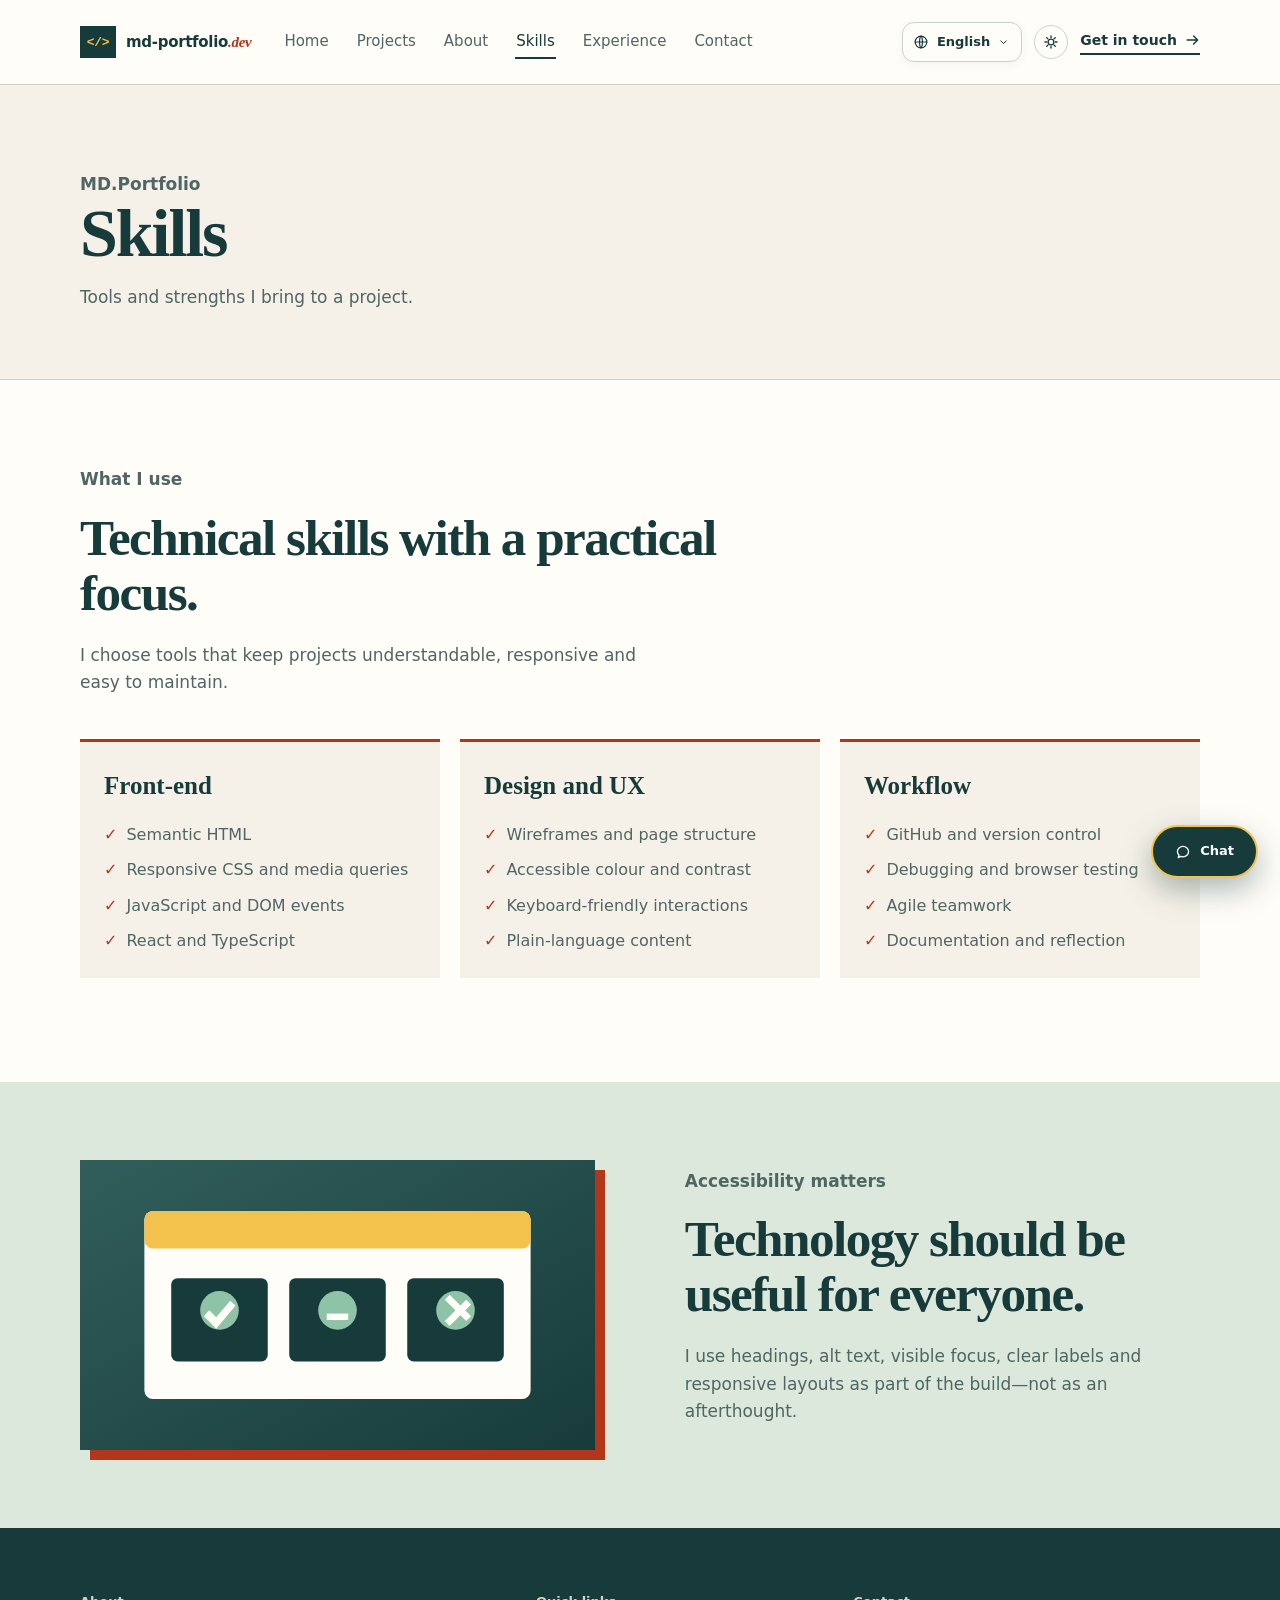
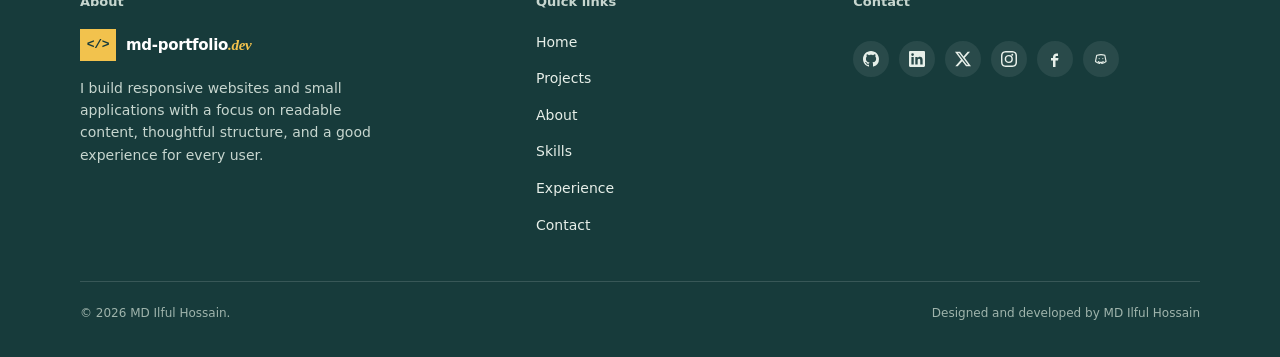
<file: skills.html>
<!doctype html><html lang="en-NZ"><head><meta charset="UTF-8"><meta name="viewport" content="width=device-width, initial-scale=1.0"><meta name="description" content="Skills — MD Ilful Hossain portfolio."><meta name="theme-color" content="#173b3b"><title>Skills | MD.Portfolio | MD Ilful Hossain</title><link rel="icon" type="image/svg+xml" href="images/favicon.svg"><link rel="stylesheet" href="assets/styles.css"></head><body><a class="skip-link" href="#main">Skip to main content</a><header class="site-header">
    <div class="container header-inner">
      <a class="wordmark" href="index.html">
        <span class="wordmark-symbol" aria-hidden="true">&lt;/&gt;</span>
        <span>md-portfolio<span class="wordmark-dot">.dev</span></span>
      </a>

      <nav class="site-nav" aria-label="Primary">
        <a href="index.html">Home</a><a href="projects.html">Projects</a><a href="about.html">About</a><a href="skills.html" aria-current="page">Skills</a><a href="experience.html">Experience</a><a href="contact.html">Contact</a>
      </nav>

      <div class="header-actions">
        <div class="language-picker">
          <button class="language-button" type="button" aria-haspopup="listbox" aria-expanded="false">
            <svg class="icon" viewBox="0 0 20 20" fill="none" stroke="currentColor" stroke-width="1.5" aria-hidden="true"><circle cx="10" cy="10" r="7.3"/><path d="M2.7 10h14.6M10 2.7c2.4 2 2.4 12.6 0 14.6M10 2.7c-2.4 2-2.4 12.6 0 14.6" stroke-linecap="round"/></svg>
            <span data-lang-label>English</span>
            <svg class="icon" viewBox="0 0 20 20" fill="none" stroke="currentColor" stroke-width="1.8" stroke-linecap="round" stroke-linejoin="round" aria-hidden="true" style="width:11px;height:11px"><path d="M5 7l5 5 5-5"/></svg>
          </button>
          <div class="language-menu" role="listbox" aria-label="Language" hidden>
            <button type="button" role="option" data-lang-option="en" aria-selected="true">English</button>
            <button type="button" role="option" data-lang-option="zh-CN" aria-selected="false">简体中文</button>
            <button type="button" role="option" data-lang-option="es" aria-selected="false">Español</button>
            <button type="button" role="option" data-lang-option="fr" aria-selected="false">Français</button>
            <button type="button" role="option" data-lang-option="ja" aria-selected="false">日本語</button>
            <button type="button" role="option" data-lang-option="mi" aria-selected="false">Te reo Māori</button>
            <button type="button" role="option" data-lang-option="hi" aria-selected="false">हिन्दी</button>
            <button type="button" role="option" data-lang-option="bn" aria-selected="false">বাংলা</button>
          </div>
        </div>
        <button class="theme-toggle" type="button" data-theme-toggle aria-label="Toggle dark mode">
          <svg class="icon icon-sun" viewBox="0 0 20 20" fill="none" stroke="currentColor" stroke-width="1.7" stroke-linecap="round" aria-hidden="true"><circle cx="10" cy="10" r="3.6"/><path d="M10 2.5v2M10 15.5v2M17.5 10h-2M4.5 10h-2M15.3 4.7l-1.4 1.4M6.1 13.9l-1.4 1.4M15.3 15.3l-1.4-1.4M6.1 6.1L4.7 4.7"/></svg>
          <svg class="icon icon-moon" viewBox="0 0 20 20" fill="none" stroke="currentColor" stroke-width="1.7" stroke-linecap="round" stroke-linejoin="round" aria-hidden="true"><path d="M16.5 12.3A6.8 6.8 0 017.7 3.5 6.9 6.9 0 1016.5 12.3z"/></svg>
        </button>
        <a class="header-link" href="mailto:ilful360@gmail.com">
          <span data-i18n="enquire">Get in touch</span>
          <svg class="icon" viewBox="0 0 20 20" fill="none" stroke="currentColor" stroke-width="1.8" stroke-linecap="round" stroke-linejoin="round" aria-hidden="true"><path d="M4 10h12M12 5l5 5-5 5"/></svg>
        </a>
      </div>
    </div>
  </header><main id="main"><section class="page-hero"><div class="container"><p class="eyebrow">MD.Portfolio</p><h1>Skills</h1><p>Tools and strengths I bring to a project.</p></div></section><section class="content-section"><div class="container"><div class="section-intro"><p class="eyebrow">What I use</p><h2>Technical skills with a practical focus.</h2><p>I choose tools that keep projects understandable, responsive and easy to maintain.</p></div><div class="skill-grid"><article><h3>Front-end</h3><ul><li>Semantic HTML</li><li>Responsive CSS and media queries</li><li>JavaScript and DOM events</li><li>React and TypeScript</li></ul></article><article><h3>Design and UX</h3><ul><li>Wireframes and page structure</li><li>Accessible colour and contrast</li><li>Keyboard-friendly interactions</li><li>Plain-language content</li></ul></article><article><h3>Workflow</h3><ul><li>GitHub and version control</li><li>Debugging and browser testing</li><li>Agile teamwork</li><li>Documentation and reflection</li></ul></article></div></div></section><section class="image-banner"><div class="container image-banner-inner"><img src="images/motion-tools.svg" alt="Illustration of a dashboard with useful tools" loading="lazy"><div><p class="eyebrow">Accessibility matters</p><h2>Technology should be useful for everyone.</h2><p>I use headings, alt text, visible focus, clear labels and responsive layouts as part of the build—not as an afterthought.</p></div></div></section></main><footer class="footer">
    <div class="container footer-grid">
      <div class="footer-col">
        <h3 data-i18n="footerAboutHeading">About</h3>
        <a class="wordmark" href="index.html">
          <span class="wordmark-symbol" aria-hidden="true">&lt;/&gt;</span>
          <span>md-portfolio<span class="wordmark-dot">.dev</span></span>
        </a>
        <p data-i18n="aboutText">I build responsive websites and small applications with a focus on readable content, thoughtful structure, and a good experience for every user.</p>
      </div>
      <div class="footer-col">
        <h3 id="footer-links-heading" data-i18n="footerLinksHeading">Quick links</h3>
        <nav aria-labelledby="footer-links-heading">
          <ul class="footer-links"><li><a href="index.html">Home</a></li><li><a href="projects.html">Projects</a></li><li><a href="about.html">About</a></li><li><a href="skills.html">Skills</a></li><li><a href="experience.html">Experience</a></li><li><a href="contact.html">Contact</a></li></ul>
        </nav>
      </div>
      <div class="footer-col">
        <h3 data-i18n="footerContactHeading">Contact</h3>
        <div class="social-row">
          <a href="https://github.com/ilful360" target="_blank" rel="noreferrer" aria-label="GitHub">
            <svg class="icon" viewBox="0 0 16 16" fill="currentColor" aria-hidden="true"><path d="M8 0C3.58 0 0 3.58 0 8c0 3.54 2.29 6.53 5.47 7.59.4.07.55-.17.55-.38 0-.19-.01-.82-.01-1.49-2.01.37-2.53-.49-2.69-.94-.09-.23-.48-.94-.82-1.13-.28-.15-.68-.52-.01-.53.63-.01 1.08.58 1.23.82.72 1.21 1.87.87 2.33.66.07-.52.28-.87.51-1.07-1.78-.2-3.64-.89-3.64-3.95 0-.87.31-1.59.82-2.15-.08-.2-.36-1.02.08-2.12 0 0 .67-.21 2.2.82.64-.18 1.32-.27 2-.27.68 0 1.36.09 2 .27 1.53-1.04 2.2-.82 2.2-.82.44 1.1.16 1.92.08 2.12.51.56.82 1.27.82 2.15 0 3.07-1.87 3.75-3.65 3.95.29.25.54.73.54 1.48 0 1.07-.01 1.93-.01 2.2 0 .21.15.46.55.38A8.013 8.013 0 0016 8c0-4.42-3.58-8-8-8z"/></svg>
          </a>
          <a href="https://www.linkedin.com/in/ilful360" target="_blank" rel="noreferrer" aria-label="LinkedIn">
            <svg class="icon" viewBox="0 0 16 16" fill="currentColor" aria-hidden="true"><path d="M14.82 0H1.18C.53 0 0 .53 0 1.18v13.64C0 15.47.53 16 1.18 16h13.64c.65 0 1.18-.53 1.18-1.18V1.18C16 .53 15.47 0 14.82 0zM4.75 13.4H2.4V6h2.35v7.4zM3.57 4.98a1.36 1.36 0 110-2.72 1.36 1.36 0 010 2.72zM13.6 13.4h-2.35V9.8c0-.86-.02-1.97-1.2-1.97-1.2 0-1.39.94-1.39 1.9v3.67H6.3V6h2.26v1.01h.03c.31-.6 1.08-1.24 2.22-1.24 2.38 0 2.82 1.57 2.82 3.6v4.03z"/></svg>
          </a>
          <a href="https://x.com/mdilful360" target="_blank" rel="noreferrer" aria-label="X (Twitter)">
            <svg class="icon" viewBox="0 0 16 16" fill="currentColor" aria-hidden="true"><path d="M12.6.75h2.45l-5.35 6.12L16 15.25h-4.94l-3.87-5.06-4.43 5.06H.3l5.72-6.55L0 .75h5.06l3.5 4.63L12.6.75zm-.86 13.03h1.36L4.32 2.15H2.86l8.88 11.63z"/></svg>
          </a>
          <a href="https://www.instagram.com/md.from.nz" target="_blank" rel="noreferrer" aria-label="Instagram">
            <svg class="icon" viewBox="0 0 16 16" fill="currentColor" aria-hidden="true"><path d="M8 1.44c2.14 0 2.39.01 3.24.05.78.03 1.2.16 1.48.27.37.14.64.32.92.6.28.28.45.55.6.92.11.28.24.7.27 1.48.04.85.05 1.1.05 3.24s-.01 2.39-.05 3.24c-.03.78-.16 1.2-.27 1.48-.15.37-.32.64-.6.92-.28.28-.55.45-.92.6-.28.11-.7.24-1.48.27-.85.04-1.1.05-3.24.05s-2.39-.01-3.24-.05c-.78-.03-1.2-.16-1.48-.27-.37-.15-.64-.32-.92-.6-.28-.28-.45-.55-.6-.92-.11-.28-.24-.7-.27-1.48C1.45 10.39 1.44 10.14 1.44 8s.01-2.39.05-3.24c.03-.78.16-1.2.27-1.48.15-.37.32-.64.6-.92.28-.28.55-.45.92-.6.28-.11.7-.24 1.48-.27.85-.04 1.1-.05 3.24-.05zM8 0C5.83 0 5.56.01 4.7.05c-.85.04-1.44.18-1.95.38-.53.2-.98.48-1.43.93-.45.45-.72.9-.93 1.43-.2.51-.34 1.1-.38 1.95C.01 5.56 0 5.83 0 8s.01 2.44.05 3.3c.04.85.18 1.44.38 1.95.2.53.48.98.93 1.43.45.45.9.72 1.43.93.51.2 1.1.34 1.95.38.86.04 1.13.05 3.3.05s2.44-.01 3.3-.05c.85-.04 1.44-.18 1.95-.38.53-.2.98-.48 1.43-.93.45-.45.72-.9.93-1.43.2-.51.34-1.1.38-1.95.04-.86.05-1.13.05-3.3s-.01-2.44-.05-3.3c-.04-.85-.18-1.44-.38-1.95-.2-.53-.48-.98-.93-1.43-.45-.45-.9-.72-1.43-.93-.51-.2-1.1-.34-1.95-.38C10.44.01 10.17 0 8 0zm0 3.89A4.11 4.11 0 108 12.1 4.11 4.11 0 008 3.89zm0 6.77a2.67 2.67 0 110-5.33 2.67 2.67 0 010 5.33zm4.27-6.93a.96.96 0 11-1.92 0 .96.96 0 011.92 0z"/></svg>
          </a>
          <a href="https://www.facebook.com/mdonthego" target="_blank" rel="noreferrer" aria-label="Facebook">
            <svg class="icon" viewBox="0 0 16 16" fill="currentColor" aria-hidden="true"><path d="M9.5 5H11V2.5H9.5C7.57 2.5 6 4.07 6 6v1H4v2.5h2V16h2.5V9.5H11l.5-2.5H8.5V6c0-.55.45-1 1-1z"/></svg>
          </a>
          <a href="https://discord.com/users/1067680121873510441" target="_blank" rel="noreferrer" aria-label="Discord">
            <svg class="icon" viewBox="0 0 20 20" fill="none" stroke="currentColor" stroke-width="1.4" aria-hidden="true"><path d="M5.2 5.4c3.1-1.2 6.5-1.2 9.6 0l1.5 7.7c-2 1.5-3.5 2.1-5.2 2.5l-.8-1.1c.9-.3 1.7-.7 2.5-1.2-2 .9-4.2.9-6.2 0 .8.5 1.6.9 2.5 1.2l-.8 1.1c-1.7-.4-3.2-1-5.2-2.5l1.5-7.7z" stroke-linejoin="round"/><circle cx="7.7" cy="9.5" r=".7" fill="currentColor" stroke="none"/><circle cx="12.3" cy="9.5" r=".7" fill="currentColor" stroke="none"/></svg>
          </a>
        </div>
      </div>
    </div>
    <div class="container footer-bottom">
      <p data-i18n="footerCopyright">© 2026 MD Ilful Hossain.</p>
      <p data-i18n="footerTagline">Designed and developed by MD Ilful Hossain</p>
    </div>
  </footer><div class="chatbot">
    <button class="chat-toggle" type="button" aria-expanded="false" aria-controls="chat-panel">
      <svg class="icon" viewBox="0 0 20 20" fill="none" stroke="currentColor" stroke-width="1.6" aria-hidden="true"><path d="M3 9.5c0-3.6 3.1-6.5 7-6.5s7 2.9 7 6.5-3.1 6.5-7 6.5c-.9 0-1.8-.15-2.6-.45L4 17l1-3.2C3.7 12.7 3 11.2 3 9.5z" stroke-linejoin="round"/></svg>
      <span data-i18n="chatOpen">Chat</span>
    </button>
    <section class="chat-panel" id="chat-panel" aria-label="Ask about my portfolio" hidden>
      <div class="chat-heading">
        <div class="bot-icon" aria-hidden="true">
          <svg class="icon" viewBox="0 0 20 20" fill="none" stroke="currentColor" stroke-width="1.6" style="width:16px;height:16px"><rect x="4" y="7" width="12" height="9" rx="1.5"/><path d="M10 7V4M7.5 4h5" stroke-linecap="round"/><circle cx="7.5" cy="11.5" r="1"/><circle cx="12.5" cy="11.5" r="1"/></svg>
        </div>
        <div>
          <strong data-i18n="chatTitle">Ask me anything</strong>
          <span data-i18n="chatAvailable">About my portfolio</span>
        </div>
        <button class="chat-close" type="button" data-chat-close aria-label="Close chatbot">
          <svg class="icon" viewBox="0 0 20 20" fill="none" stroke="currentColor" stroke-width="1.8" stroke-linecap="round" aria-hidden="true"><path d="M5 5l10 10M15 5L5 15"/></svg>
        </button>
      </div>
      <div class="chat-messages" aria-live="polite"></div>
      <p class="chat-hint" data-i18n="chatHint">Try: What projects have you built?</p>
      <form class="chat-form">
        <label class="sr-only" for="chat-input" data-i18n="chatPlaceholder">Type a question…</label>
        <input id="chat-input" type="text" autocomplete="off" data-i18n-placeholder="chatPlaceholder" placeholder="Type a question…">
        <button type="submit" aria-label="Send">
          <svg class="icon" viewBox="0 0 20 20" fill="currentColor" aria-hidden="true"><path d="M2.5 9.8L17 3l-4.8 14-3.4-5.6-6.3-1.6z"/></svg>
        </button>
      </form>
    </section>
  </div><script src="assets/main.js"></script></body></html>
</file>
<file: assets/styles.css>
/* Styles for the portfolio site. */

:root{
  --ink:#173b3b;
  --text:#173b3b;
  --muted:#4f6664;
  --cream:#f5f1e8;
  --white:#fffdf8;
  --sage:#dce8dc;
  --gold:#f2c24d;
  --coral:#b2371a;
  --line:#c9d3c8;
  --header-bg:rgba(255,253,248,.97);
  --serif:'Fraunces', Georgia, serif;
  --sans:'DM Sans', system-ui, -apple-system, sans-serif;
  --mono:'DM Mono', 'SFMono-Regular', Menlo, monospace;
  --focus:#0b65c2;
}

:root[data-theme="dark"]{
  --text:#eef2ee;
  --muted:#9db3ac;
  --cream:#1b2b29;
  --white:#122220;
  --sage:#1e3432;
  --coral:#e2704f;
  --line:#2c423f;
  --header-bg:rgba(15,26,25,.92);
}

*{box-sizing:border-box;}
html{scroll-behavior:smooth;color-scheme:light;}
html[data-theme="dark"]{color-scheme:dark;}
body{margin:0;background:var(--white);color:var(--text);font-family:var(--sans);font-size:16px;line-height:1.6;transition:background .2s ease,color .2s ease;}
h1,h2,h3,p,ul{margin-top:0;}
a{color:inherit;text-decoration:none;}
button,input{font:inherit;color:inherit;}
img,svg{display:block;max-width:100%;}
ul{padding:0;}
::selection{background:var(--gold);color:var(--ink);}

button:focus-visible,a:focus-visible,input:focus-visible{outline:3px solid var(--focus);outline-offset:3px;}

.sr-only{position:absolute;width:1px;height:1px;padding:0;margin:-1px;overflow:hidden;clip:rect(0,0,0,0);white-space:nowrap;border:0;}

.container{width:min(1120px,calc(100% - 64px));margin-inline:auto;}

.icon{width:16px;height:16px;flex:none;}

/* Skip link */
.skip-link{position:fixed;left:16px;top:-70px;z-index:100;background:var(--ink);color:var(--white);padding:12px 20px;font-weight:600;font-size:14px;transition:top .15s ease;}
.skip-link:focus{top:16px;}

/* Header */
.site-header{background:var(--header-bg);border-bottom:1px solid var(--line);position:sticky;top:0;z-index:30;transition:background .2s ease,border-color .2s ease;}
.header-inner{display:flex;align-items:center;flex-wrap:wrap;gap:10px 32px;padding:22px 0;}
.wordmark{display:inline-flex;align-items:center;gap:10px;font-size:15px;font-weight:700;letter-spacing:-.02em;white-space:nowrap;}
.wordmark-symbol{display:inline-flex;align-items:center;justify-content:center;width:36px;height:32px;background:var(--ink);color:var(--gold);font:600 13px var(--mono);}
.wordmark-dot{font-family:var(--serif);font-style:italic;color:var(--coral);}

.site-nav{display:flex;flex-wrap:wrap;align-items:center;gap:8px 26px;margin-right:auto;}
.site-nav a{color:var(--muted);font-size:15px;font-weight:500;padding:4px 1px;border-bottom:2px solid transparent;}
.site-nav a:hover,.site-nav a:focus-visible{color:var(--text);border-color:var(--coral);}
.site-nav a[aria-current="page"]{color:var(--text);border-color:var(--text);}

.header-actions{display:flex;align-items:center;justify-content:flex-end;gap:12px;margin-left:auto;}

.theme-toggle{display:flex;align-items:center;justify-content:center;width:34px;height:34px;border-radius:50%;border:1px solid var(--line);background:none;color:var(--text);cursor:pointer;flex:none;}
.theme-toggle:hover{background:var(--sage);}
.theme-toggle .icon{width:16px;height:16px;}
.theme-toggle .icon-moon{display:none;}
:root[data-theme="dark"] .theme-toggle .icon-sun{display:none;}
:root[data-theme="dark"] .theme-toggle .icon-moon{display:block;}
.header-link{display:inline-flex;align-items:center;gap:7px;font-weight:700;font-size:14px;border-bottom:2px solid var(--text);padding-bottom:2px;white-space:nowrap;}
.header-link:hover{color:var(--coral);border-color:var(--coral);}

.language-picker{position:relative;display:flex;align-items:center;}
.language-button{display:flex;align-items:center;gap:8px;background:var(--white);border:1px solid var(--line);border-radius:12px;color:var(--text);cursor:pointer;font-size:13px;font-weight:600;padding:8px 12px 8px 10px;min-height:40px;box-shadow:0 2px 10px rgba(23,59,59,.05);}
.language-button:hover{border-color:var(--muted);background:var(--sage);}
.language-menu{position:absolute;right:0;top:46px;min-width:180px;background:var(--white);border:1px solid var(--line);border-radius:12px;box-shadow:0 14px 32px rgba(23,59,59,.14);padding:6px;overflow:hidden;}
.language-menu button{display:block;width:100%;text-align:left;background:none;border:0;border-radius:8px;color:var(--text);cursor:pointer;padding:10px 11px;font-size:14px;}
.language-menu button:hover,.language-menu button[aria-selected="true"]{background:var(--sage);}

/* Buttons and links */
.button{display:inline-flex;align-items:center;justify-content:center;gap:9px;border:1px solid transparent;font-size:14px;font-weight:700;padding:14px 22px;cursor:pointer;transition:background .15s ease,color .15s ease,border-color .15s ease;}
.button:active{transform:translateY(1px);}
.button.primary{background:var(--coral);color:#fff;}
.button.primary:hover{background:var(--ink);}
.button.outline{background:transparent;border-color:var(--text);color:var(--text);}
.button.outline:hover{background:var(--ink);color:#fff;}
.text-link{display:inline-flex;align-items:center;gap:7px;font-size:14px;font-weight:700;border-bottom:2px solid var(--text);padding-bottom:3px;}
.text-link:hover{color:var(--coral);border-color:var(--coral);}

/* Hero */
.hero{background:var(--sage);border-bottom:1px solid var(--line);padding:88px 0 96px;}
.hero-grid{display:grid;grid-template-columns:1.05fr 1fr;gap:8%;align-items:center;}
.hero h1{font-family:var(--serif);font-weight:700;letter-spacing:-.03em;font-size:clamp(46px,6vw,78px);line-height:1.02;margin:0 0 24px;max-width:600px;}
.hero-intro{color:var(--muted);font-size:18px;line-height:1.6;max-width:490px;margin:0 0 34px;}
.hero-actions{display:flex;flex-wrap:wrap;gap:16px;}

.hero-avatar{display:inline-flex;align-items:center;gap:12px;margin-bottom:22px;}
.hero-avatar-badge{width:52px;height:52px;border-radius:50%;background:var(--ink);color:var(--gold);display:flex;align-items:center;justify-content:center;font:700 16px var(--serif);flex:none;box-shadow:0 6px 18px rgba(23,59,59,.22);}
.hero-avatar-text{display:flex;flex-direction:column;gap:2px;color:var(--muted);line-height:1.3;}
.hero-avatar-text strong{display:block;color:var(--text);font-size:24px;line-height:1.1;}
.hero-avatar-text span{font-size:14px;}

.hero-code{background:#112f31;color:#e9f0e7;min-height:300px;overflow:hidden;box-shadow:10px 10px 0 rgba(23,59,59,.14);}
.code-bar{display:flex;align-items:center;gap:7px;background:#204645;padding:13px 16px;}
.code-bar span{width:9px;height:9px;border-radius:50%;background:var(--coral);}
.code-bar span:nth-child(2){background:var(--gold);}
.code-bar span:nth-child(3){background:#8ec3a7;}
.code-bar b{margin-left:auto;font:400 11px var(--mono);opacity:.75;}
.hero-code pre{margin:0;padding:30px 26px;font:14px/1.85 var(--mono);white-space:pre-wrap;}
.code-key{color:#f0a9de;}
.code-val{color:#99d6e0;}
.code-str{color:#e9c884;}
.code-status{display:flex;align-items:center;gap:8px;border-top:1px solid rgba(255,255,255,.13);color:#b9d2c0;font-size:12px;padding:14px 26px;}
.code-status .icon{color:#8ec3a7;}

/* About */
.about-band{background:var(--cream);padding:86px 0;background-image:radial-gradient(var(--line) 1px,transparent 1px);background-size:22px 22px;background-position:-8px -8px;}
.about-grid{display:grid;grid-template-columns:0.8fr 1fr;gap:10%;}
.eyebrow{color:var(--coral);font-size:14px;font-weight:700;margin:0 0 16px;}
.about-grid h2{font-family:var(--serif);font-weight:700;letter-spacing:-.03em;font-size:clamp(32px,3.6vw,46px);line-height:1.1;margin:0;}
.about-copy{align-self:end;max-width:440px;}
.about-copy p{color:var(--muted);font-size:17px;margin:0 0 20px;}

/* Capabilities */
.capabilities{padding:92px 0 104px;}
.capabilities-head{max-width:640px;margin:0 0 44px;}
.capabilities-head h2{font-family:var(--serif);font-weight:700;letter-spacing:-.03em;font-size:clamp(32px,3.6vw,46px);line-height:1.1;margin:0 0 14px;}
.capabilities-head p{color:var(--muted);font-size:17px;margin:0;}

.point-list{list-style:none;border-top:1px solid var(--line);max-width:760px;}
.point-list li{display:flex;gap:20px;align-items:flex-start;padding:22px 0;border-bottom:1px solid var(--line);}
.point-icon{flex:none;display:flex;align-items:center;justify-content:center;width:40px;height:40px;border-radius:11px;background:var(--sage);color:var(--coral);}
.point-icon .icon{width:19px;height:19px;}
.point-list li p{margin:0;padding-top:8px;font-size:18px;line-height:1.55;color:var(--text);}

/* GIFs on the home page */
.motion-strip{background:var(--cream);padding:80px 0;}
.motion-strip-head{display:flex;align-items:end;justify-content:space-between;gap:24px;margin-bottom:30px;}
.motion-strip-head .eyebrow{margin:0;}
.motion-strip-head h2{font-family:var(--serif);font-weight:700;font-size:clamp(30px,3.6vw,46px);line-height:1.1;margin:0;}
.motion-grid{display:grid;grid-template-columns:repeat(2,1fr);gap:20px;}
.motion-card{position:relative;aspect-ratio:16 / 9;overflow:hidden;margin:0;background:var(--ink);box-shadow:0 16px 34px rgba(23,59,59,.14);}
.motion-card::after{content:"";position:absolute;inset:35% 0 0;background:linear-gradient(transparent,rgba(10,25,25,.78));pointer-events:none;}
.motion-card img{display:block;width:100%;height:100%;object-fit:cover;}
.motion-card figcaption{position:absolute;left:20px;bottom:18px;z-index:1;color:#fff;font:600 20px/1.1 var(--serif);text-shadow:0 2px 12px rgba(0,0,0,.5);}

/* Contact */
.contact-band{background:var(--gold);padding:70px 0;}
.contact-inner{display:flex;align-items:center;justify-content:space-between;gap:24px;flex-wrap:wrap;}
.contact-inner h2{font-family:var(--serif);font-weight:700;letter-spacing:-.03em;font-size:clamp(32px,4.4vw,54px);line-height:1.05;margin:0 0 10px;}
.contact-inner p{color:var(--ink);margin:0;font-size:16px;}
.contact-inner .button{flex:none;}

/* Footer */
.footer{background:var(--ink);color:#fff;padding:64px 0 0;}
.footer-grid{display:grid;grid-template-columns:1.2fr 0.8fr 1fr;gap:40px;padding-bottom:44px;border-bottom:1px solid rgba(255,255,255,.14);}
.footer-col h3{font-size:13px;font-weight:700;color:#c7d6cf;margin:0 0 16px;}
.footer-col p{color:#c7d6cf;font-size:14px;line-height:1.6;margin:16px 0 0;max-width:320px;}
.footer .wordmark{color:#fff;}
.footer .wordmark-symbol{background:var(--gold);color:var(--ink);}
.footer .wordmark-dot{color:var(--gold);}
.footer-links{list-style:none;padding:0;margin:0;display:flex;flex-direction:column;gap:11px;}
.footer-links a{font-size:14px;color:#e7efe9;}
.footer-links a:hover{color:var(--gold);}
.footer-contact{list-style:none;padding:0;margin:0;display:flex;flex-direction:column;gap:8px;}
.footer-contact a{font-size:14px;color:#e7efe9;display:inline-flex;align-items:center;gap:8px;}
.footer-contact a:hover{color:var(--gold);}
.footer-contact li{font-size:14px;color:#c7d6cf;}
.social-row{display:flex;flex-wrap:wrap;gap:10px;margin-top:28px;}
.social-row a{position:relative;display:flex;align-items:center;justify-content:center;width:36px;height:36px;border-radius:50%;background:rgba(255,255,255,.08);color:#e7efe9;}
.social-row a::after{content:attr(aria-label);position:absolute;left:50%;bottom:calc(100% + 8px);transform:translate(-50%,4px);padding:5px 8px;background:var(--white);color:var(--ink);font-size:11px;font-weight:700;line-height:1;white-space:nowrap;opacity:0;pointer-events:none;transition:opacity .15s ease,transform .15s ease;}
.social-row a:hover::after,.social-row a:focus-visible::after{opacity:1;transform:translate(-50%,0);}
.social-row a:hover{background:var(--gold);color:var(--ink);}
.social-row .icon{width:16px;height:16px;}
.footer-bottom{display:flex;align-items:center;justify-content:space-between;flex-wrap:wrap;gap:12px;padding:22px 0;font-size:12px;color:#9fb4ac;}
.footer-bottom a{color:#c7d6cf;}
.footer-bottom a:hover{color:var(--gold);}

/* Projects page header */
.page-hero{background:var(--cream);border-bottom:1px solid var(--line);padding:86px 0 68px;}
.page-hero h1{font-family:var(--serif);font-weight:700;letter-spacing:-.03em;font-size:clamp(42px,5.4vw,68px);line-height:1.03;margin:0 0 16px;}
.page-hero p{color:var(--muted);font-size:17px;max-width:600px;margin:0;}
.page-hero .button{margin-top:30px;}

/* Project cards */
.projects-section{background:var(--sage);padding:80px 0 104px;}
.project-grid{display:grid;grid-template-columns:repeat(3,1fr);gap:22px;}
.project-card{background:var(--white);border:1px solid var(--line);display:flex;flex-direction:column;}
.project-art{position:relative;min-height:190px;padding:0;color:#fff;overflow:hidden;}
.project-art.blue{background:linear-gradient(155deg,#bcdce1,#8fb9c2);}
.project-art.gold{background:linear-gradient(155deg,#f6d271,var(--gold));}
.project-art.coral{background:linear-gradient(155deg,#c94a2b,var(--coral));color:#fff;}
.project-image{position:absolute;inset:0;width:100%;height:100%;object-fit:cover;opacity:.82;}
.project-art::after{content:"";position:absolute;inset:0;background:linear-gradient(180deg,rgba(0,0,0,.12),rgba(0,0,0,.62));pointer-events:none;}
.mockup-bar{display:flex;align-items:center;gap:6px;padding:10px 14px;background:var(--cream);}
.mockup-bar,.project-art-body{position:relative;z-index:1;}
.mockup-bar span{width:9px;height:9px;border-radius:50%;background:var(--ink);border:1px solid rgba(23,59,59,.45);box-shadow:0 1px 2px rgba(23,59,59,.18);}
.mockup-bar span:nth-child(1){background:var(--coral);}
.mockup-bar span:nth-child(2){background:var(--gold);}
.mockup-bar span:nth-child(3){background:var(--ink);}
.project-art-body{position:relative;padding:18px 22px 22px;min-height:130px;}
.project-art span.project-lang{font:12px var(--mono);text-transform:uppercase;letter-spacing:.03em;}
.project-art strong{position:absolute;left:22px;bottom:22px;max-width:210px;font:600 26px/1.05 var(--serif);}
.project-art .icon{position:absolute;right:20px;top:18px;width:20px;height:20px;}
.project-art-glyph{position:absolute;right:14px;bottom:10px;width:64px;height:64px;opacity:.5;}
.project-body{display:flex;flex:1;flex-direction:column;padding:24px;}
.project-kind{color:var(--muted);font-size:12px;margin:0 0 10px;}
.project-body h3{font-family:var(--serif);font-weight:600;font-size:26px;line-height:1.1;margin:0 0 10px;}
.project-body > p{color:var(--muted);font-size:14.5px;line-height:1.55;margin:0 0 22px;}
.project-footer{margin-top:auto;display:flex;align-items:flex-end;justify-content:space-between;gap:14px;flex-wrap:wrap;}
.tag-row{display:flex;flex-wrap:wrap;gap:6px;}
.tag-row span{background:var(--cream);color:var(--muted);font:11px var(--mono);padding:5px 8px;}
.project-links{display:flex;align-items:center;gap:14px;}
.project-links a{display:inline-flex;align-items:center;gap:6px;font-size:13px;font-weight:700;white-space:nowrap;border-bottom:2px solid var(--text);padding-bottom:2px;}
.project-links a:hover{color:var(--coral);border-color:var(--coral);}
.project-links a.demo-link{border-bottom-color:var(--coral);color:var(--coral);}
.project-links a.demo-link:hover{color:var(--ink);border-color:var(--ink);}
:root[data-theme="dark"] .project-links a.demo-link:hover{color:var(--text);border-color:var(--text);}

/* Chat */
.chatbot{position:fixed;right:22px;bottom:22px;z-index:40;}
.chat-toggle{display:flex;align-items:center;gap:9px;background:var(--ink);color:#fff;border:2px solid var(--gold);border-radius:999px;padding:14px 22px;cursor:pointer;box-shadow:0 12px 30px rgba(23,59,59,.35);}
.chat-toggle:hover{background:var(--coral);border-color:var(--coral);}
.chat-toggle span{font-size:13px;font-weight:700;}
.chat-panel{position:absolute;right:0;bottom:64px;width:min(360px,calc(100vw - 40px));height:400px;display:flex;flex-direction:column;background:var(--white);border:0;box-shadow:0 24px 60px rgba(23,59,59,.3);}
.chat-panel[hidden]{display:none;}
.chat-heading{display:flex;align-items:center;gap:11px;background:var(--sage);border-bottom:2px solid var(--ink);padding:15px;}
.bot-icon{display:flex;align-items:center;justify-content:center;width:30px;height:30px;border-radius:50%;background:var(--ink);color:var(--gold);flex:none;}
.chat-heading strong{display:block;font-size:14px;}
.chat-heading span{display:block;font-size:11px;color:var(--muted);}
.chat-heading button.chat-close{
  margin-left:auto;
  display:grid;
  place-items:center;
  width:32px;
  height:32px;
  border-radius:8px;
  background:rgba(23,59,59,.08);
  border:0;
  cursor:pointer;
  color:var(--text);
  padding:0;
  transition:background .15s ease, transform .15s ease;
}
.chat-heading button.chat-close:hover{background:rgba(23,59,59,.14);}
.chat-heading button.chat-close:active{transform:scale(.97);}
.chat-heading button.chat-close span{
  display:block;
  font-size:26px;
  line-height:1;
  font-weight:700;
}
.chat-messages{flex:1;overflow:auto;display:flex;flex-direction:column;gap:10px;padding:16px;}
.chat-message{margin:0;max-width:86%;padding:10px 12px;font-size:13px;line-height:1.5;border-radius:10px;}
.chat-message.bot{align-self:flex-start;background:var(--cream);color:var(--text);}
.chat-message.user{align-self:flex-end;background:var(--ink);color:#fff;}
.chat-hint{margin:0;padding:0 16px 10px;font-size:11px;color:var(--muted);}
.chat-form{display:flex;border-top:1px solid var(--line);padding:9px;}
.chat-form input{flex:1;min-width:0;border:0;outline:0;padding:8px;font-size:13px;}
.chat-form button{display:flex;align-items:center;justify-content:center;width:38px;background:var(--coral);color:#fff;border:0;cursor:pointer;}
.chat-form button:hover{background:var(--ink);}

/* Responsive layout */
@media (max-width:960px){
  .hero-grid{grid-template-columns:1fr;}
  .hero-code{margin-top:8px;}
  .about-grid{grid-template-columns:1fr;gap:28px;}
  .about-copy{align-self:auto;max-width:none;}
  .footer-grid{grid-template-columns:1fr 1fr;row-gap:34px;}
}

@media (max-width:760px){
  .container{width:min(100% - 40px,600px);}
  .header-inner{padding:16px 0;}
  .header-link{display:none;}
  .header-actions{order:2;margin-left:auto;gap:16px;}
  .site-nav{order:3;flex-basis:100%;margin-top:10px;padding-top:12px;border-top:1px dashed var(--line);gap:4px 20px;}
  .site-nav a{font-size:14.5px;}
  .hero{padding:56px 0 64px;}
  .hero h1{font-size:clamp(40px,11vw,58px);}
  .hero-code pre{font-size:12.5px;padding:22px 18px;}
  .about-band,.capabilities,.motion-strip{padding:60px 0;}
  .motion-strip-head{display:block;margin-bottom:24px;}
  .motion-strip-head .eyebrow{margin-bottom:12px;}
  .motion-grid{grid-template-columns:1fr;}
  .point-list li{padding:18px 0;}
  .point-list li p{font-size:16px;}
  .project-grid{grid-template-columns:1fr;}
  .projects-section{padding:56px 0 72px;}
  .page-hero{padding:60px 0 48px;}
  .contact-band{padding:52px 0;}
  .contact-inner{align-items:flex-start;flex-direction:column;}
  .footer{padding-top:48px;}
  .footer-grid{grid-template-columns:1fr;gap:30px;}
  .chatbot{right:16px;bottom:16px;}
  .chat-panel{bottom:60px;}
}

@media (min-width:761px) and (max-width:1020px){
  .project-grid{grid-template-columns:repeat(2,1fr);}
}

@media (prefers-reduced-motion:reduce){
  html{scroll-behavior:auto;}
  *,*::before,*::after{animation-duration:.01ms !important;transition-duration:.01ms !important;}
}

/* Additional portfolio pages */
.content-section{padding:86px 0 104px;background:var(--white)}
.content-grid,.image-banner-inner,.contact-layout{display:grid;grid-template-columns:1fr 1fr;gap:8%;align-items:center}
.content-section h2,.image-banner h2,.project-callout h2{font-family:var(--serif);font-size:clamp(34px,4vw,54px);line-height:1.08;letter-spacing:-.03em;margin:0 0 22px}
.content-section p,.image-banner p{color:var(--muted);font-size:17px;max-width:600px}
.content-section p+p{margin-top:18px}
.feature-visual{margin:0;background:var(--ink);box-shadow:12px 12px 0 var(--gold)}
.feature-visual img{width:100%;display:block}
.feature-visual figcaption{color:#fff;padding:16px 20px;font-size:13px}
.quote-section{padding:72px 0;background:var(--gold)}
.quote-section blockquote{font-family:var(--serif);font-size:clamp(28px,4vw,48px);line-height:1.1;max-width:760px;margin:0 0 16px}
.quote-section p{margin:0;color:var(--ink)}
.section-intro{max-width:650px;margin-bottom:42px}
.skill-grid{display:grid;grid-template-columns:repeat(3,1fr);gap:20px}
.skill-grid article{border-top:3px solid var(--coral);padding:24px;background:var(--cream)}
.skill-grid h3{font-family:var(--serif);font-size:25px;margin:0 0 16px}
.skill-grid ul{list-style:none;margin:0;display:grid;gap:10px;color:var(--muted)}
.skill-grid li::before{content:'✓';color:var(--coral);font-weight:700;margin-right:9px}
.image-banner{padding:78px 0;background:var(--sage)}
.image-banner-inner img{width:100%;box-shadow:10px 10px 0 var(--coral)}
.timeline{max-width:820px;border-top:1px solid var(--line)}
.timeline article{display:grid;grid-template-columns:130px 1fr;gap:24px;padding:28px 0;border-bottom:1px solid var(--line)}
.timeline-year{font:600 14px var(--mono);color:var(--coral);padding-top:4px}
.timeline h3{font-family:var(--serif);font-size:27px;margin:0 0 8px}
.timeline p{margin:0;font-size:16px}
.project-callout{padding:70px 0;background:var(--gold)}
.project-callout-inner{display:flex;align-items:center;justify-content:space-between;gap:24px}
.project-callout h2{max-width:620px;margin:0}
.contact-details{display:grid;gap:14px;margin-top:32px}
.contact-details a{display:flex;flex-direction:column;padding:15px 18px;border-left:3px solid var(--coral);background:var(--cream)}
.contact-details strong{font-size:13px}.contact-details span{color:var(--muted);font-size:15px}
.contact-card{padding:34px;background:var(--sage);border:1px solid var(--line)}
.contact-card h3{font-family:var(--serif);font-size:31px;margin:0 0 10px}.contact-card p{margin-bottom:24px}
.contact-image{background:var(--cream);padding:0 0 88px}.contact-image img{width:100%;max-height:360px;object-fit:cover}
@media (max-width:760px){.content-grid,.image-banner-inner,.contact-layout{grid-template-columns:1fr;gap:42px}.skill-grid{grid-template-columns:1fr}.timeline article{grid-template-columns:1fr;gap:8px}.project-callout-inner{align-items:flex-start;flex-direction:column}.feature-visual{box-shadow:7px 7px 0 var(--gold)}}
</file>
